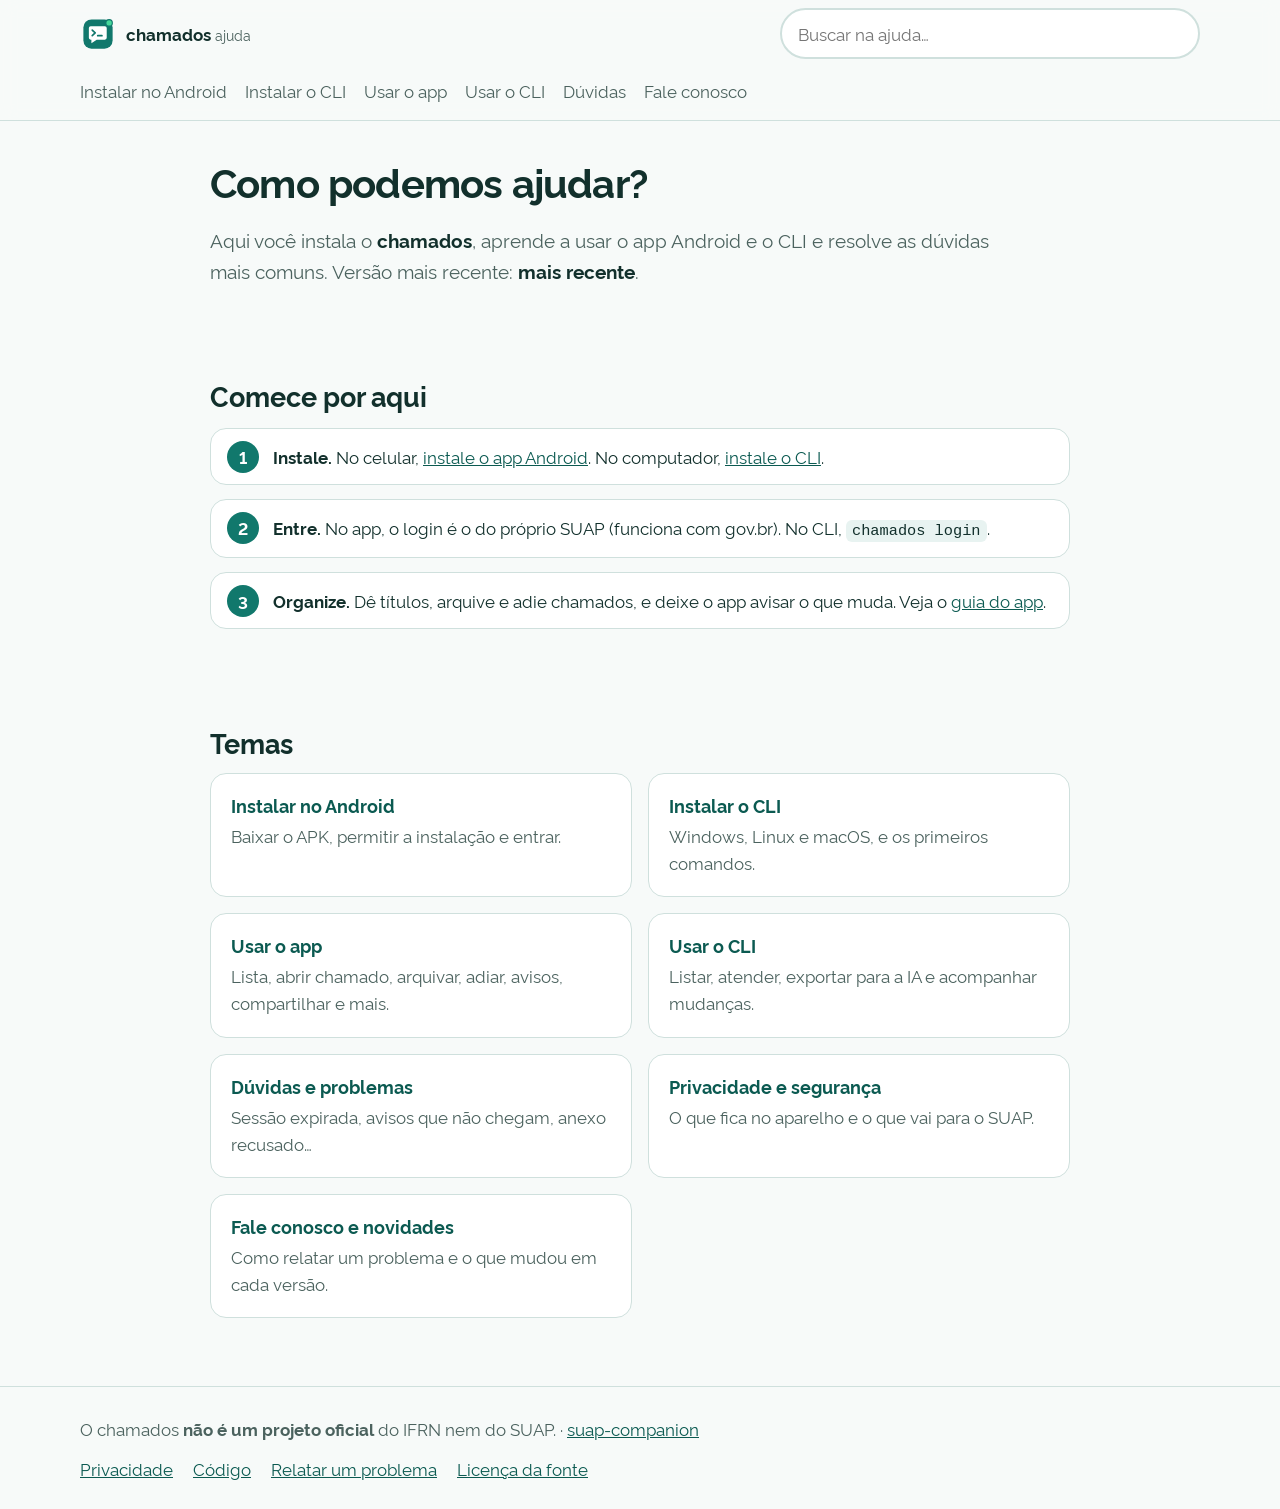
<file: site/index.html>
<!doctype html>
<html lang="pt-BR">
<head>
  <meta charset="utf-8">
  <meta name="viewport" content="width=device-width, initial-scale=1">
  <title>Central de ajuda · chamados</title>
  <meta name="description" content="Instale e use o chamados (app Android e CLI) para a Central de Serviços do SUAP, e tire suas dúvidas.">
  <meta name="theme-color" content="#11786C">
  <link rel="icon" href="assets/img/icone.svg" type="image/svg+xml">
  <link rel="preload" href="assets/fonts/rawline-400.woff2" as="font" type="font/woff2" crossorigin>
  <link rel="stylesheet" href="assets/style.css">
</head>
<body>
  <a class="skip" href="#conteudo">Ir para o conteúdo</a>
  <header class="top">
    <div class="wrap top-in">
      <a class="brand" href="./" aria-label="chamados, central de ajuda">
        <img src="assets/img/icone.svg" alt="" width="36" height="36"><span>chamados <small>ajuda</small></span>
      </a>
      <form class="search" role="search" onsubmit="return false">
        <label class="sr" for="busca">Buscar na ajuda</label>
        <input id="busca" type="search" placeholder="Buscar na ajuda…" autocomplete="off">
        <ul id="resultados" class="results" hidden></ul>
      </form>
    </div>
    <nav class="wrap menu" aria-label="Principal"><a href="instalar-android.html">Instalar no Android</a><a href="instalar-cli.html">Instalar o CLI</a><a href="usar-app.html">Usar o app</a><a href="usar-cli.html">Usar o CLI</a><a href="faq.html">Dúvidas</a><a href="suporte.html">Fale conosco</a></nav>
  </header>
  
  <main id="conteudo" class="wrap doc">

    <section class="hero-help">
      <h1>Como podemos ajudar?</h1>
      <p class="lead">Aqui você instala o <strong>chamados</strong>, aprende a usar o app Android e o CLI e resolve as dúvidas mais comuns. Versão mais recente: <strong data-version>…</strong>.</p>
    </section>

    <section aria-labelledby="comece">
      <h2 id="comece">Comece por aqui</h2>
      <ol class="steps">
        <li><strong>Instale.</strong> No celular, <a href="instalar-android.html">instale o app Android</a>. No computador, <a href="instalar-cli.html">instale o CLI</a>.</li>
        <li><strong>Entre.</strong> No app, o login é o do próprio SUAP (funciona com gov.br). No CLI, <code>chamados login</code>.</li>
        <li><strong>Organize.</strong> Dê títulos, arquive e adie chamados, e deixe o app avisar o que muda. Veja o <a href="usar-app.html">guia do app</a>.</li>
      </ol>
    </section>

    <section aria-labelledby="temas">
      <h2 id="temas">Temas</h2>
      <div class="cards">
        <a class="tile" href="instalar-android.html"><h3>Instalar no Android</h3><p>Baixar o APK, permitir a instalação e entrar.</p></a>
        <a class="tile" href="instalar-cli.html"><h3>Instalar o CLI</h3><p>Windows, Linux e macOS, e os primeiros comandos.</p></a>
        <a class="tile" href="usar-app.html"><h3>Usar o app</h3><p>Lista, abrir chamado, arquivar, adiar, avisos, compartilhar e mais.</p></a>
        <a class="tile" href="usar-cli.html"><h3>Usar o CLI</h3><p>Listar, atender, exportar para a IA e acompanhar mudanças.</p></a>
        <a class="tile" href="faq.html"><h3>Dúvidas e problemas</h3><p>Sessão expirada, avisos que não chegam, anexo recusado…</p></a>
        <a class="tile" href="privacidade.html"><h3>Privacidade e segurança</h3><p>O que fica no aparelho e o que vai para o SUAP.</p></a>
        <a class="tile" href="suporte.html"><h3>Fale conosco e novidades</h3><p>Como relatar um problema e o que mudou em cada versão.</p></a>
      </div>
    </section>

  </main>
  <footer class="foot">
    <div class="wrap foot-in">
      <p>O chamados <strong>não é um projeto oficial</strong> do IFRN nem do SUAP. · <a href="https://suap-companion.github.io/">suap-companion</a></p>
      <nav aria-label="Rodapé">
        <a href="privacidade.html">Privacidade</a>
        <a href="https://github.com/suap-companion/chamados">Código</a>
        <a href="https://github.com/suap-companion/chamados/issues">Relatar um problema</a>
        <a href="assets/fonts/Rawline-OFL.txt">Licença da fonte</a>
      </nav>
    </div>
  </footer>
  <script src="assets/site.js" defer></script>
</body>
</html>
</file>
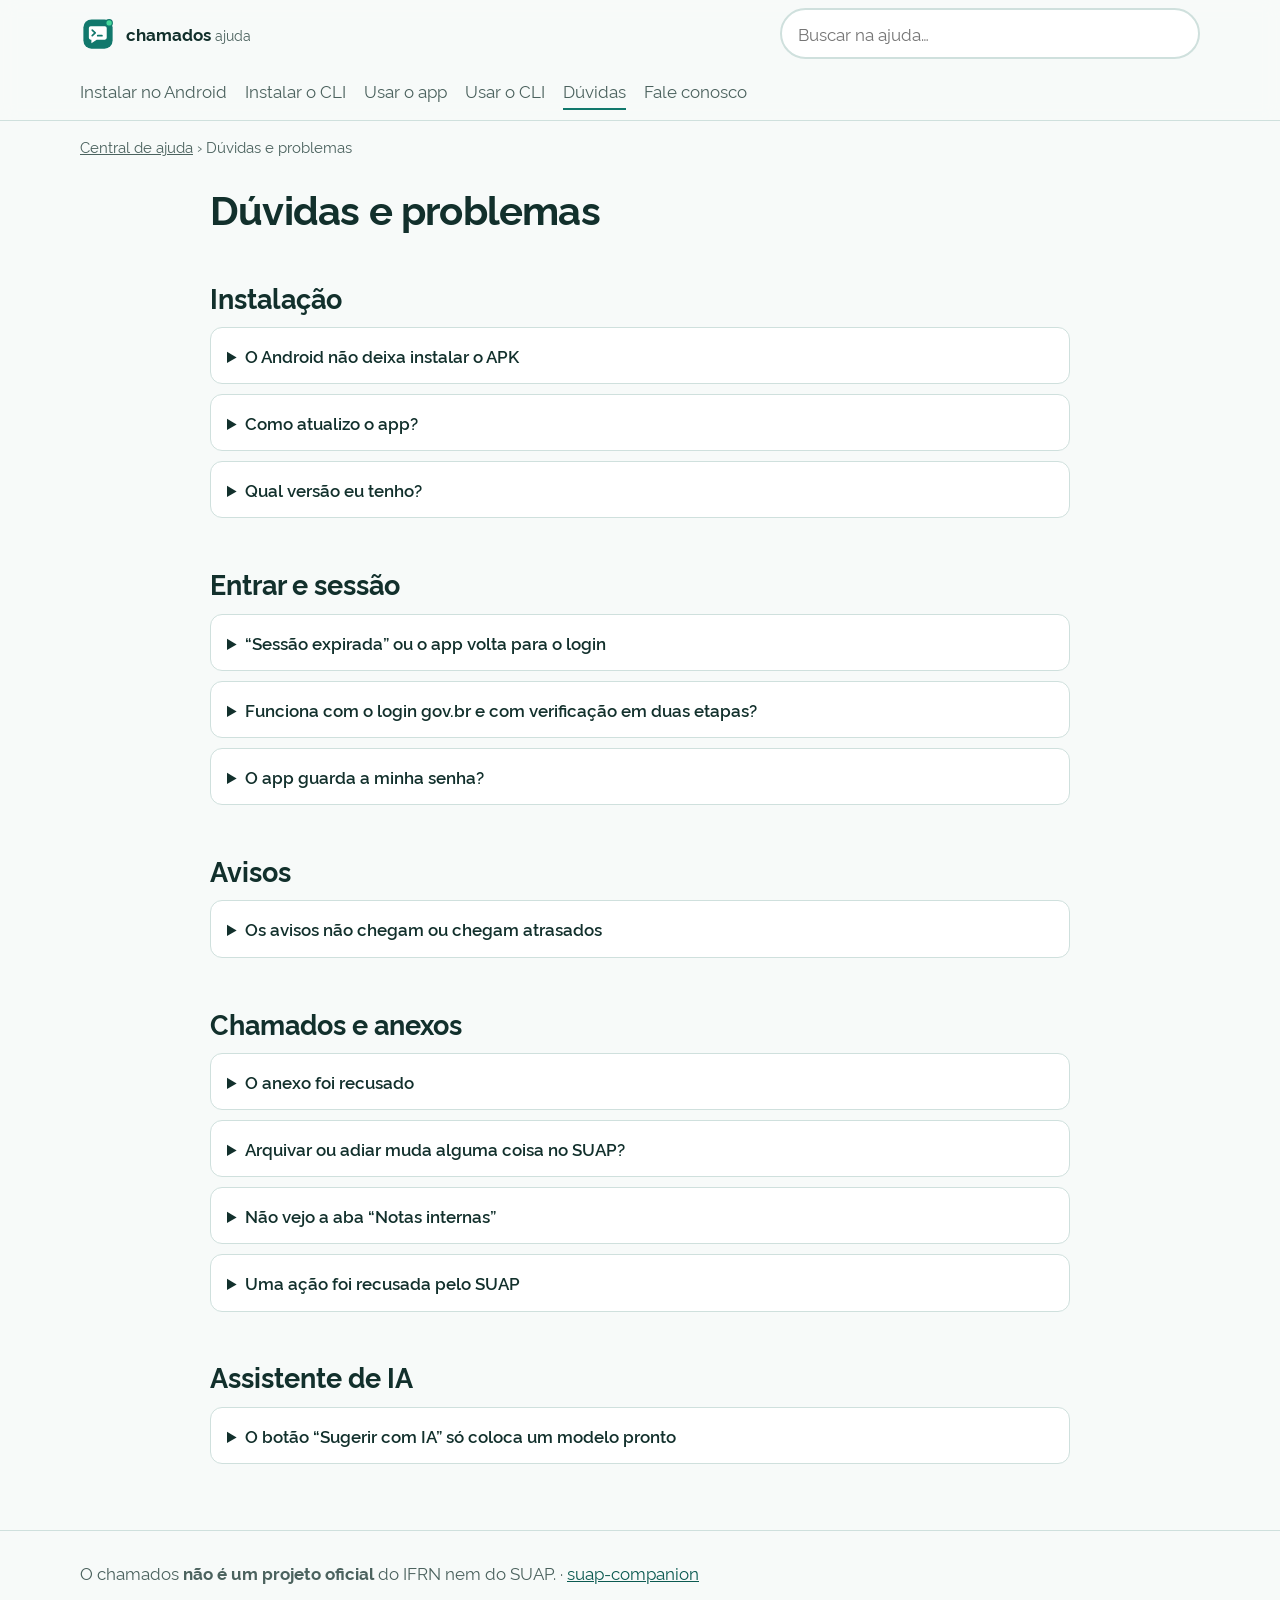
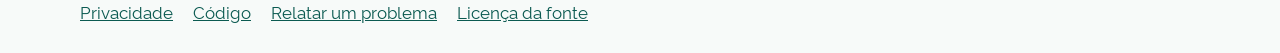
<file: site/faq.html>
<!doctype html>
<html lang="pt-BR">
<head>
  <meta charset="utf-8">
  <meta name="viewport" content="width=device-width, initial-scale=1">
  <title>Dúvidas e problemas · chamados</title>
  <meta name="description" content="Respostas para as dúvidas mais comuns: instalação, sessão expirada, avisos, anexos e dados.">
  <meta name="theme-color" content="#11786C">
  <link rel="icon" href="assets/img/icone.svg" type="image/svg+xml">
  <link rel="preload" href="assets/fonts/rawline-400.woff2" as="font" type="font/woff2" crossorigin>
  <link rel="stylesheet" href="assets/style.css">
</head>
<body>
  <a class="skip" href="#conteudo">Ir para o conteúdo</a>
  <header class="top">
    <div class="wrap top-in">
      <a class="brand" href="./" aria-label="chamados, central de ajuda">
        <img src="assets/img/icone.svg" alt="" width="36" height="36"><span>chamados <small>ajuda</small></span>
      </a>
      <form class="search" role="search" onsubmit="return false">
        <label class="sr" for="busca">Buscar na ajuda</label>
        <input id="busca" type="search" placeholder="Buscar na ajuda…" autocomplete="off">
        <ul id="resultados" class="results" hidden></ul>
      </form>
    </div>
    <nav class="wrap menu" aria-label="Principal"><a href="instalar-android.html">Instalar no Android</a><a href="instalar-cli.html">Instalar o CLI</a><a href="usar-app.html">Usar o app</a><a href="usar-cli.html">Usar o CLI</a><a href="faq.html" aria-current="page">Dúvidas</a><a href="suporte.html">Fale conosco</a></nav>
  </header>
  <nav class="crumbs wrap" aria-label="Você está em"><a href="./">Central de ajuda</a> › <span>Dúvidas e problemas</span></nav>
  <main id="conteudo" class="wrap doc">

    <h1>Dúvidas e problemas</h1>

    <h2>Instalação</h2>
    <details><summary>O Android não deixa instalar o APK</summary>
      <p>Na primeira vez, o Android pede para permitir que o navegador (ou o app Arquivos) instale aplicativos de fontes desconhecidas. Toque em <em>Configurações</em>, ative a permissão e abra o arquivo de novo. Se aparecer “app não instalado”, a versão que já está no aparelho tem outra assinatura: desinstale (isso apaga os dados do app) e instale de novo.</p></details>
    <details><summary>Como atualizo o app?</summary>
      <p>Baixe o APK mais novo na <a href="instalar-android.html">página de instalação</a> e instale por cima. Seus dados continuam.</p></details>
    <details><summary>Qual versão eu tenho?</summary>
      <p>No CLI: <code>chamados --version</code>. No app: Configurações do Android › Apps › chamados.</p></details>

    <h2>Entrar e sessão</h2>
    <details id="sessao"><summary>“Sessão expirada” ou o app volta para o login</summary>
      <p>A sessão do SUAP expira de tempos em tempos. No app, entre de novo pelo login do SUAP. No CLI, rode <code>chamados login</code>. Seus títulos, arquivos e adiamentos não se perdem.</p></details>
    <details><summary>Funciona com o login gov.br e com verificação em duas etapas?</summary>
      <p>No app, sim: o login é a própria página do SUAP. No CLI, o <code>login</code> usa usuário e senha do SUAP.</p></details>
    <details><summary>O app guarda a minha senha?</summary>
      <p>Não. O app nunca vê a senha: só guarda a sessão (cookies) no armazenamento privado do aparelho. Veja <a href="privacidade.html">Privacidade</a>.</p></details>

    <h2>Avisos</h2>
    <details id="avisos"><summary>Os avisos não chegam ou chegam atrasados</summary>
      <ul>
        <li>Confirme a permissão de notificações do app (Android 13 ou mais novo) e que o acompanhamento está ligado em <em>Configurações › Acompanhamento</em>.</li>
        <li>O Android só deixa o app conferir de tempos em tempos (no mínimo a cada 15 minutos) e a economia de bateria pode atrasar. Em <em>Configurações do Android › Apps › chamados › Bateria</em>, escolha “Sem restrições”.</li>
        <li>Se a sessão expirou, o app avisa “sessão expirada”: entre de novo.</li>
        <li>Não há aviso instantâneo (push): ele depende do intervalo escolhido.</li>
      </ul></details>

    <h2>Chamados e anexos</h2>
    <details><summary>O anexo foi recusado</summary>
      <p>O SUAP só aceita <code>xlsx</code>, <code>xls</code>, <code>csv</code>, <code>docx</code>, <code>doc</code>, <code>pdf</code>, <code>jpg</code>, <code>jpeg</code> e <code>png</code>, e até 3 anexos ao abrir um chamado. O app e o CLI avisam antes de enviar. Para outros tipos, compacte ou converta o arquivo para um dos aceitos.</p></details>
    <details><summary>Arquivar ou adiar muda alguma coisa no SUAP?</summary>
      <p>Não. Título, arquivar e adiar são só seus: ficam no aparelho (e na sincronização cifrada, se você a usar). O SUAP não sabe deles.</p></details>
    <details><summary>Não vejo a aba “Notas internas”</summary>
      <p>As notas internas são visíveis só para a equipe de atendimento. Se você não é da equipe, o SUAP não as envia e a aba não aparece.</p></details>
    <details><summary>Uma ação foi recusada pelo SUAP</summary>
      <p>O SUAP decide pelas suas permissões e pela situação do chamado. O app mostra o motivo que o SUAP deu; o chamado não muda quando uma ação é recusada.</p></details>

    <h2>Assistente de IA</h2>
    <details id="ia"><summary>O botão “Sugerir com IA” só coloca um modelo pronto</summary>
      <p>A IA vem do Gemini Nano, pelo app <strong>AICore</strong> do Google, e só funciona em aparelhos compatíveis (e sem bootloader desbloqueado). Sem isso, o app coloca um modelo com <code>[preencher]</code> para você completar. Se o aparelho é compatível, o app oferece <em>Baixar a IA do aparelho</em>; depois do download, toque em <em>Sugerir com IA</em> de novo. Se aparecer um aviso do AICore, atualize o AICore pela Play Store e tente mais tarde: o preparo pode levar de minutos a horas.</p>
    <details id="nuvem"><summary>Como uso a IA na nuvem com a minha chave?</summary>
      <p>Se o seu aparelho não tem IA do sistema, ligue a <strong>IA na nuvem</strong> em <em>Configurações › Assistente de IA</em>: escolha o provedor (Gemini, Claude ou um compatível com a OpenAI), informe a <strong>chave de API da sua conta</strong> (assinaturas de consumo, como a do app do Claude ou do Gemini, não dão chave; ela vem do console do provedor, por exemplo o Google AI Studio), toque em <em>Guardar</em> e em <em>Testar conexão</em>, e ligue o interruptor depois de ler o aviso. A chave fica cifrada só no aparelho e o uso entra na cota e na cobrança da sua conta. O texto do chamado aberto (e os trechos dos documentos de apoio que ajudarem) vai ao provedor que você escolheu; as notas internas só vão nos textos internos. Para desligar, use o interruptor; para esquecer a chave, <em>Apagar a chave</em>.</p>
    </details>
    <details id="documentos"><summary>Meu documento não foi indexado ou não aparece nas sugestões</summary>
      <p>Veja o estado na tela <em>Documentos de apoio</em>: <strong>sem texto</strong> é um PDF digitalizado (só imagens: o app não faz OCR); <strong>protegido por senha</strong> não é lido; <strong>inválido</strong> é arquivo danificado ou de outro tipo; <strong>grande demais</strong> passa de 50 MB ou 500 páginas. Para o documento ser usado, ele precisa estar <em>Pronto</em>, e a IA do aparelho precisa estar disponível. Os trechos só entram quando têm palavras em comum com o chamado ou com o que você escreveu.</p></details>
    <details><summary>A IA inventou uma informação</summary>
      <p>Ela pode errar. Por isso o texto vai para o campo para você revisar, e nada é enviado sem a sua confirmação. Onde falta dado, ela deve escrever <code>[preencher]</code>: troque pelo que for verdade ou apague.</p></details>
    <details><summary>A IA lê as notas internas do chamado?</summary>
      <p>Só quando o texto também é interno (nota interna, escalar e devolver). Em comentário, resolução, fechamento, cancelamento, suspensão, reabertura e título, as notas internas nunca vão para a IA.</p></details>

    <h2>Dados</h2>
    <details><summary>Troquei de celular e perdi meus títulos</summary>
      <p>Títulos, arquivos e adiamentos ficam só no aparelho. Para levá-los a outro aparelho (ou ao computador), use a <a href="usar-app.html#sincronizar">sincronização cifrada</a> antes de trocar.</p></details>
    <details><summary>O chamados é oficial?</summary>
      <p>Não. É um projeto pessoal, sem apoio do IFRN nem do SUAP. Ele usa a sua conta, do mesmo jeito que o navegador, e só faz o que você pede.</p></details>

    <p>Não achou? <a href="suporte.html">Fale conosco</a>.</p>

  </main>
  <footer class="foot">
    <div class="wrap foot-in">
      <p>O chamados <strong>não é um projeto oficial</strong> do IFRN nem do SUAP. · <a href="https://suap-companion.github.io/">suap-companion</a></p>
      <nav aria-label="Rodapé">
        <a href="privacidade.html">Privacidade</a>
        <a href="https://github.com/suap-companion/chamados">Código</a>
        <a href="https://github.com/suap-companion/chamados/issues">Relatar um problema</a>
        <a href="assets/fonts/Rawline-OFL.txt">Licença da fonte</a>
      </nav>
    </div>
  </footer>
  <script src="assets/site.js" defer></script>
</body>
</html>
</file>
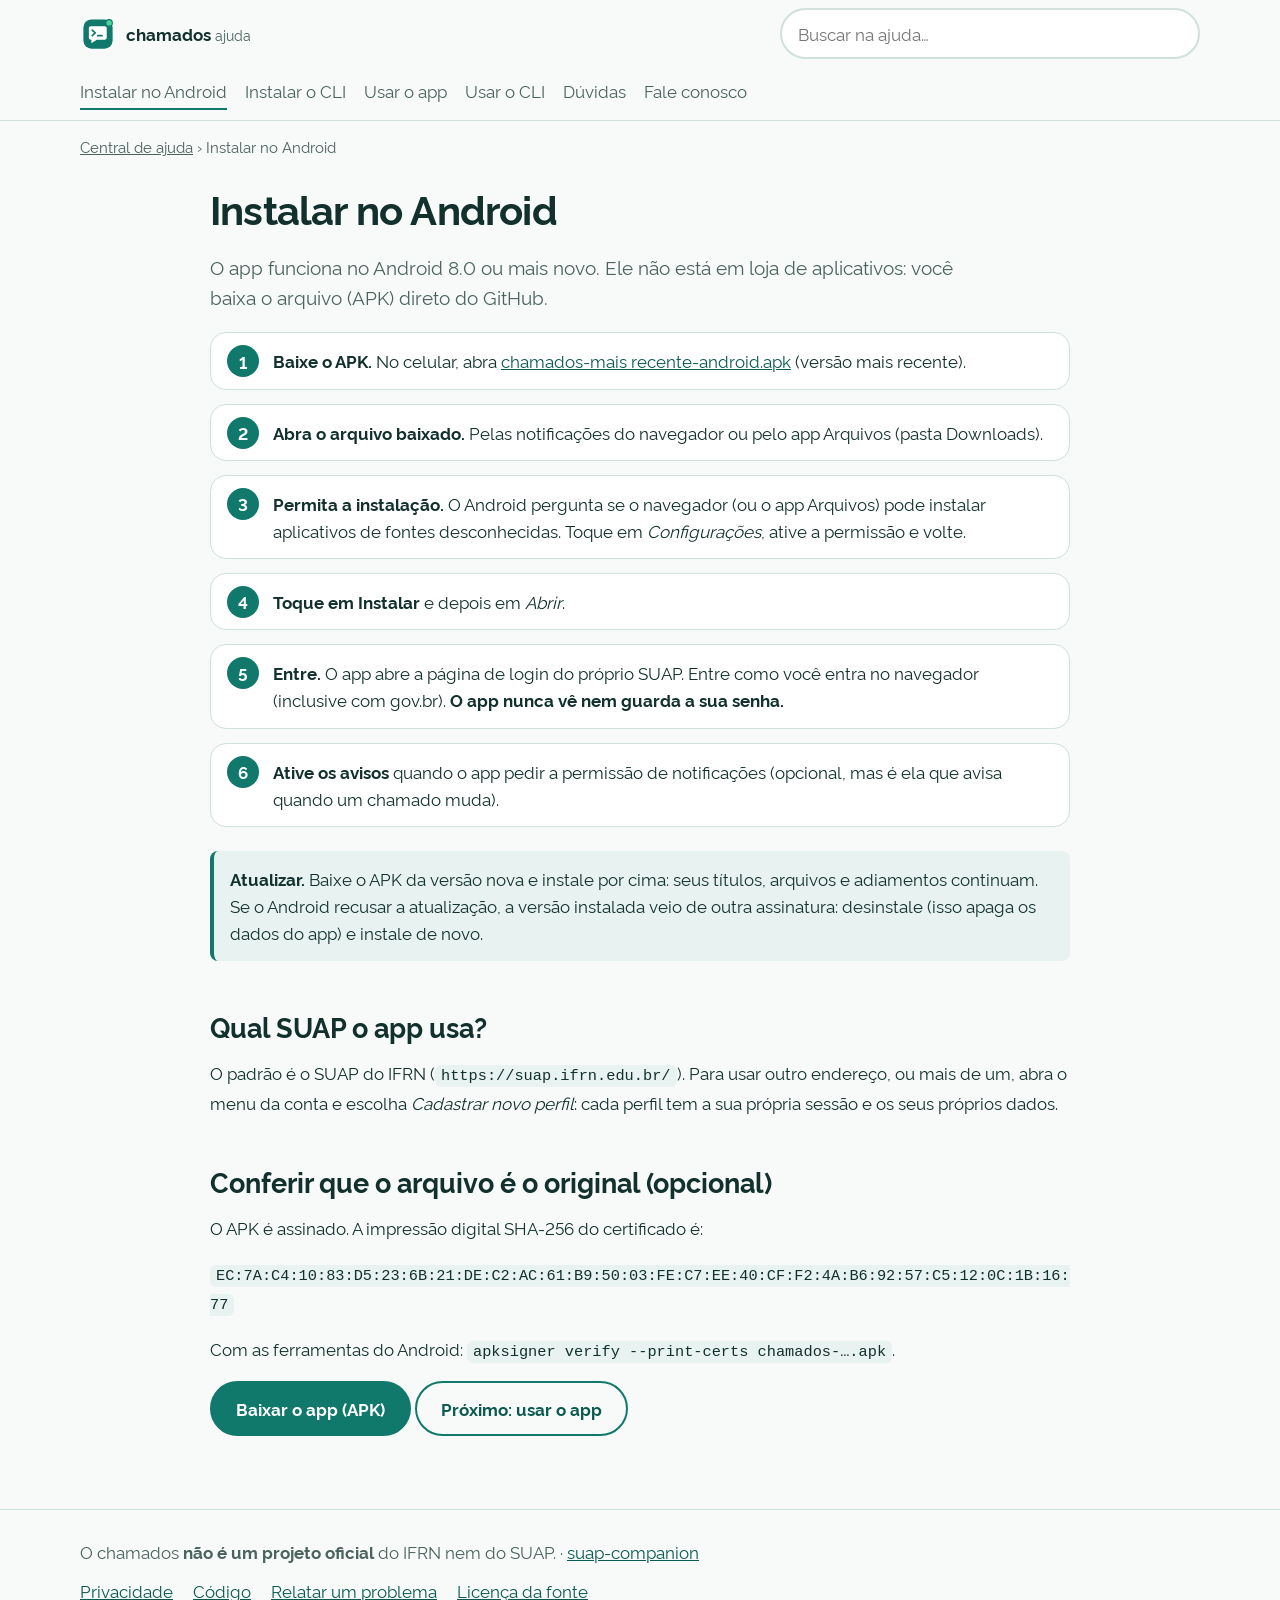
<file: site/instalar-android.html>
<!doctype html>
<html lang="pt-BR">
<head>
  <meta charset="utf-8">
  <meta name="viewport" content="width=device-width, initial-scale=1">
  <title>Instalar no Android · chamados</title>
  <meta name="description" content="Baixe o app chamados para Android, permita a instalação e entre com a sua conta do SUAP.">
  <meta name="theme-color" content="#11786C">
  <link rel="icon" href="assets/img/icone.svg" type="image/svg+xml">
  <link rel="preload" href="assets/fonts/rawline-400.woff2" as="font" type="font/woff2" crossorigin>
  <link rel="stylesheet" href="assets/style.css">
</head>
<body>
  <a class="skip" href="#conteudo">Ir para o conteúdo</a>
  <header class="top">
    <div class="wrap top-in">
      <a class="brand" href="./" aria-label="chamados, central de ajuda">
        <img src="assets/img/icone.svg" alt="" width="36" height="36"><span>chamados <small>ajuda</small></span>
      </a>
      <form class="search" role="search" onsubmit="return false">
        <label class="sr" for="busca">Buscar na ajuda</label>
        <input id="busca" type="search" placeholder="Buscar na ajuda…" autocomplete="off">
        <ul id="resultados" class="results" hidden></ul>
      </form>
    </div>
    <nav class="wrap menu" aria-label="Principal"><a href="instalar-android.html" aria-current="page">Instalar no Android</a><a href="instalar-cli.html">Instalar o CLI</a><a href="usar-app.html">Usar o app</a><a href="usar-cli.html">Usar o CLI</a><a href="faq.html">Dúvidas</a><a href="suporte.html">Fale conosco</a></nav>
  </header>
  <nav class="crumbs wrap" aria-label="Você está em"><a href="./">Central de ajuda</a> › <span>Instalar no Android</span></nav>
  <main id="conteudo" class="wrap doc">

    <h1>Instalar no Android</h1>
    <p class="lead">O app funciona no Android 8.0 ou mais novo. Ele não está em loja de aplicativos: você baixa o arquivo (APK) direto do GitHub.</p>

    <ol class="steps">
      <li><strong>Baixe o APK.</strong> No celular, abra <a data-asset="android" href="https://github.com/suap-companion/chamados/releases/latest">chamados-<span data-version>…</span>-android.apk</a> (versão mais recente).</li>
      <li><strong>Abra o arquivo baixado.</strong> Pelas notificações do navegador ou pelo app Arquivos (pasta Downloads).</li>
      <li><strong>Permita a instalação.</strong> O Android pergunta se o navegador (ou o app Arquivos) pode instalar aplicativos de fontes desconhecidas. Toque em <em>Configurações</em>, ative a permissão e volte.</li>
      <li><strong>Toque em Instalar</strong> e depois em <em>Abrir</em>.</li>
      <li><strong>Entre.</strong> O app abre a página de login do próprio SUAP. Entre como você entra no navegador (inclusive com gov.br). <strong>O app nunca vê nem guarda a sua senha.</strong></li>
      <li><strong>Ative os avisos</strong> quando o app pedir a permissão de notificações (opcional, mas é ela que avisa quando um chamado muda).</li>
    </ol>

    <div class="callout">
      <strong>Atualizar.</strong> Baixe o APK da versão nova e instale por cima: seus títulos, arquivos e adiamentos continuam. Se o Android recusar a atualização, a versão instalada veio de outra assinatura: desinstale (isso apaga os dados do app) e instale de novo.
    </div>

    <h2>Qual SUAP o app usa?</h2>
    <p>O padrão é o SUAP do IFRN (<code>https://suap.ifrn.edu.br/</code>). Para usar outro endereço, ou mais de um, abra o menu da conta e escolha <em>Cadastrar novo perfil</em>: cada perfil tem a sua própria sessão e os seus próprios dados.</p>

    <h2>Conferir que o arquivo é o original (opcional)</h2>
    <p>O APK é assinado. A impressão digital SHA-256 do certificado é:</p>
    <p><code class="wrapcode">EC:7A:C4:10:83:D5:23:6B:21:DE:C2:AC:61:B9:50:03:FE:C7:EE:40:CF:F2:4A:B6:92:57:C5:12:0C:1B:16:77</code></p>
    <p>Com as ferramentas do Android: <code>apksigner verify --print-certs chamados-….apk</code>.</p>

    <p><a class="btn" data-asset="android" href="https://github.com/suap-companion/chamados/releases/latest">Baixar o app (APK)</a> <a class="btn ghost" href="usar-app.html">Próximo: usar o app</a></p>

  </main>
  <footer class="foot">
    <div class="wrap foot-in">
      <p>O chamados <strong>não é um projeto oficial</strong> do IFRN nem do SUAP. · <a href="https://suap-companion.github.io/">suap-companion</a></p>
      <nav aria-label="Rodapé">
        <a href="privacidade.html">Privacidade</a>
        <a href="https://github.com/suap-companion/chamados">Código</a>
        <a href="https://github.com/suap-companion/chamados/issues">Relatar um problema</a>
        <a href="assets/fonts/Rawline-OFL.txt">Licença da fonte</a>
      </nav>
    </div>
  </footer>
  <script src="assets/site.js" defer></script>
</body>
</html>
</file>
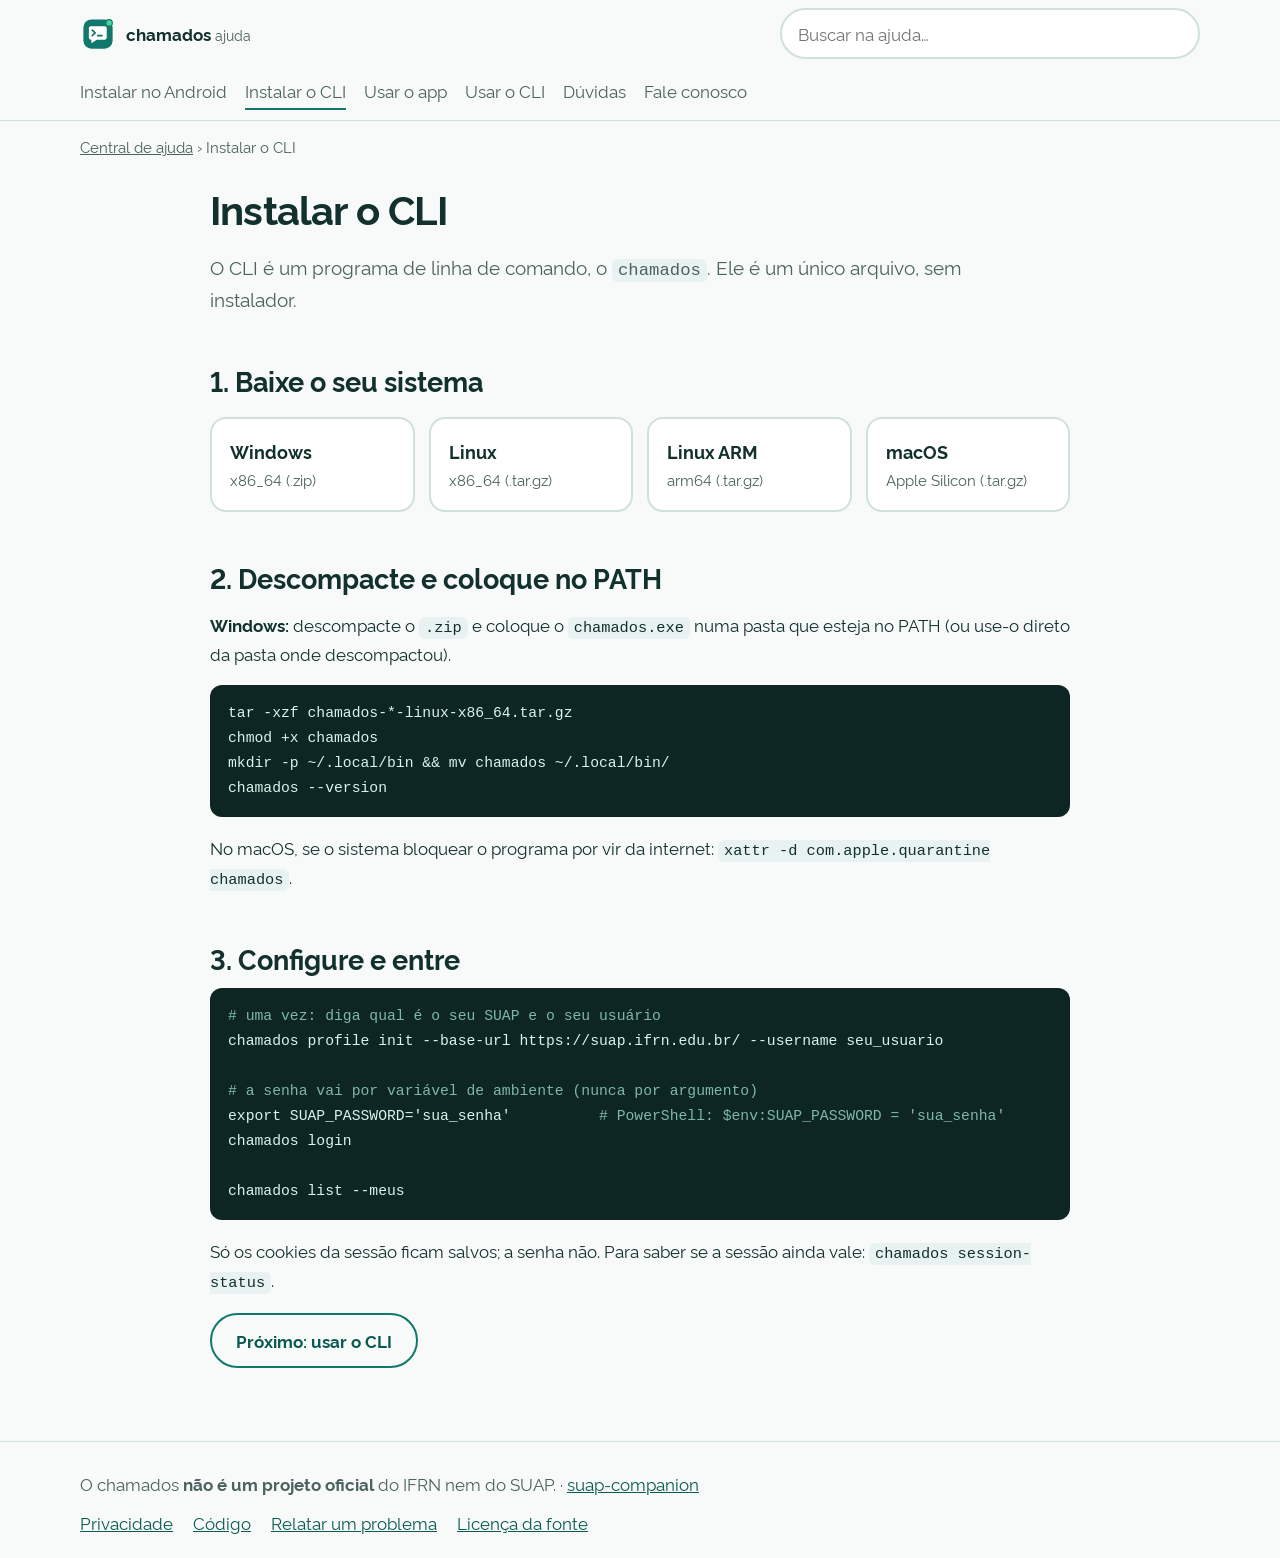
<file: site/instalar-cli.html>
<!doctype html>
<html lang="pt-BR">
<head>
  <meta charset="utf-8">
  <meta name="viewport" content="width=device-width, initial-scale=1">
  <title>Instalar o CLI · chamados</title>
  <meta name="description" content="Baixe o chamados para Windows, Linux ou macOS e faça o primeiro login.">
  <meta name="theme-color" content="#11786C">
  <link rel="icon" href="assets/img/icone.svg" type="image/svg+xml">
  <link rel="preload" href="assets/fonts/rawline-400.woff2" as="font" type="font/woff2" crossorigin>
  <link rel="stylesheet" href="assets/style.css">
</head>
<body>
  <a class="skip" href="#conteudo">Ir para o conteúdo</a>
  <header class="top">
    <div class="wrap top-in">
      <a class="brand" href="./" aria-label="chamados, central de ajuda">
        <img src="assets/img/icone.svg" alt="" width="36" height="36"><span>chamados <small>ajuda</small></span>
      </a>
      <form class="search" role="search" onsubmit="return false">
        <label class="sr" for="busca">Buscar na ajuda</label>
        <input id="busca" type="search" placeholder="Buscar na ajuda…" autocomplete="off">
        <ul id="resultados" class="results" hidden></ul>
      </form>
    </div>
    <nav class="wrap menu" aria-label="Principal"><a href="instalar-android.html">Instalar no Android</a><a href="instalar-cli.html" aria-current="page">Instalar o CLI</a><a href="usar-app.html">Usar o app</a><a href="usar-cli.html">Usar o CLI</a><a href="faq.html">Dúvidas</a><a href="suporte.html">Fale conosco</a></nav>
  </header>
  <nav class="crumbs wrap" aria-label="Você está em"><a href="./">Central de ajuda</a> › <span>Instalar o CLI</span></nav>
  <main id="conteudo" class="wrap doc">

    <h1>Instalar o CLI</h1>
    <p class="lead">O CLI é um programa de linha de comando, o <code>chamados</code>. Ele é um único arquivo, sem instalador.</p>

    <h2>1. Baixe o seu sistema</h2>
    <div class="downloads">
      <a class="dl" data-asset="windows" href="https://github.com/suap-companion/chamados/releases/latest"><span class="dl-t">Windows</span><span class="dl-s">x86_64 (.zip)</span></a>
      <a class="dl" data-asset="linux" href="https://github.com/suap-companion/chamados/releases/latest"><span class="dl-t">Linux</span><span class="dl-s">x86_64 (.tar.gz)</span></a>
      <a class="dl" data-asset="linux-arm" href="https://github.com/suap-companion/chamados/releases/latest"><span class="dl-t">Linux ARM</span><span class="dl-s">arm64 (.tar.gz)</span></a>
      <a class="dl" data-asset="macos" href="https://github.com/suap-companion/chamados/releases/latest"><span class="dl-t">macOS</span><span class="dl-s">Apple Silicon (.tar.gz)</span></a>
    </div>

    <h2>2. Descompacte e coloque no PATH</h2>
    <p><strong>Windows:</strong> descompacte o <code>.zip</code> e coloque o <code>chamados.exe</code> numa pasta que esteja no PATH (ou use-o direto da pasta onde descompactou).</p>
<pre class="term">tar -xzf chamados-*-linux-x86_64.tar.gz
chmod +x chamados
mkdir -p ~/.local/bin &amp;&amp; mv chamados ~/.local/bin/
chamados --version</pre>
    <p>No macOS, se o sistema bloquear o programa por vir da internet: <code>xattr -d com.apple.quarantine chamados</code>.</p>

    <h2>3. Configure e entre</h2>
<pre class="term"><span class="c"># uma vez: diga qual é o seu SUAP e o seu usuário</span>
chamados profile init --base-url https://suap.ifrn.edu.br/ --username seu_usuario

<span class="c"># a senha vai por variável de ambiente (nunca por argumento)</span>
export SUAP_PASSWORD='sua_senha'          <span class="c"># PowerShell: $env:SUAP_PASSWORD = 'sua_senha'</span>
chamados login

chamados list --meus</pre>
    <p>Só os cookies da sessão ficam salvos; a senha não. Para saber se a sessão ainda vale: <code>chamados session-status</code>.</p>

    <p><a class="btn ghost" href="usar-cli.html">Próximo: usar o CLI</a></p>

  </main>
  <footer class="foot">
    <div class="wrap foot-in">
      <p>O chamados <strong>não é um projeto oficial</strong> do IFRN nem do SUAP. · <a href="https://suap-companion.github.io/">suap-companion</a></p>
      <nav aria-label="Rodapé">
        <a href="privacidade.html">Privacidade</a>
        <a href="https://github.com/suap-companion/chamados">Código</a>
        <a href="https://github.com/suap-companion/chamados/issues">Relatar um problema</a>
        <a href="assets/fonts/Rawline-OFL.txt">Licença da fonte</a>
      </nav>
    </div>
  </footer>
  <script src="assets/site.js" defer></script>
</body>
</html>
</file>
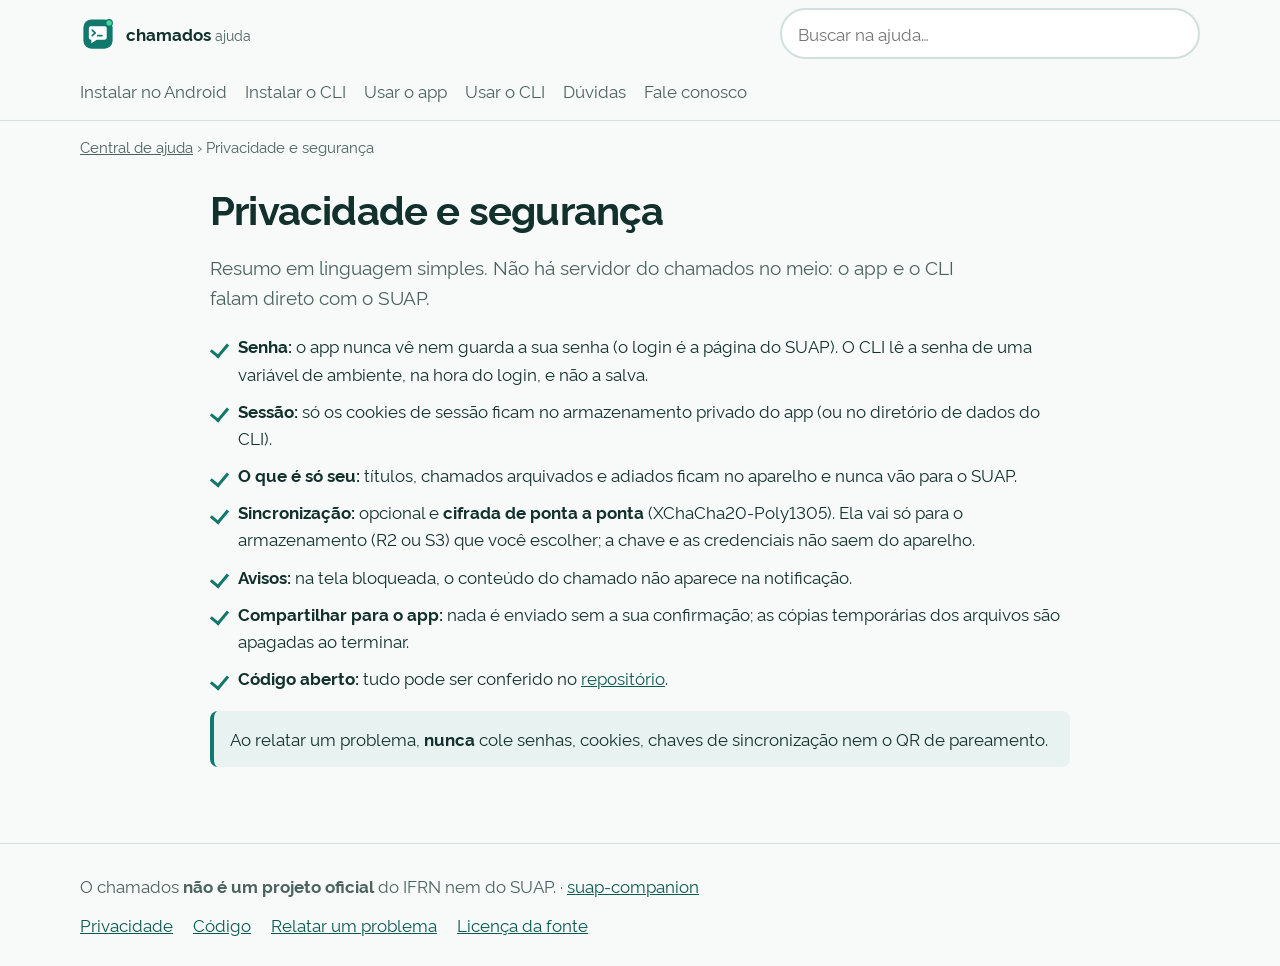
<file: site/privacidade.html>
<!doctype html>
<html lang="pt-BR">
<head>
  <meta charset="utf-8">
  <meta name="viewport" content="width=device-width, initial-scale=1">
  <title>Privacidade e segurança · chamados</title>
  <meta name="description" content="O que o chamados guarda no aparelho, o que envia ao SUAP e como a sincronização é cifrada.">
  <meta name="theme-color" content="#11786C">
  <link rel="icon" href="assets/img/icone.svg" type="image/svg+xml">
  <link rel="preload" href="assets/fonts/rawline-400.woff2" as="font" type="font/woff2" crossorigin>
  <link rel="stylesheet" href="assets/style.css">
</head>
<body>
  <a class="skip" href="#conteudo">Ir para o conteúdo</a>
  <header class="top">
    <div class="wrap top-in">
      <a class="brand" href="./" aria-label="chamados, central de ajuda">
        <img src="assets/img/icone.svg" alt="" width="36" height="36"><span>chamados <small>ajuda</small></span>
      </a>
      <form class="search" role="search" onsubmit="return false">
        <label class="sr" for="busca">Buscar na ajuda</label>
        <input id="busca" type="search" placeholder="Buscar na ajuda…" autocomplete="off">
        <ul id="resultados" class="results" hidden></ul>
      </form>
    </div>
    <nav class="wrap menu" aria-label="Principal"><a href="instalar-android.html">Instalar no Android</a><a href="instalar-cli.html">Instalar o CLI</a><a href="usar-app.html">Usar o app</a><a href="usar-cli.html">Usar o CLI</a><a href="faq.html">Dúvidas</a><a href="suporte.html">Fale conosco</a></nav>
  </header>
  <nav class="crumbs wrap" aria-label="Você está em"><a href="./">Central de ajuda</a> › <span>Privacidade e segurança</span></nav>
  <main id="conteudo" class="wrap doc">

    <h1>Privacidade e segurança</h1>
    <p class="lead">Resumo em linguagem simples. Não há servidor do chamados no meio: o app e o CLI falam direto com o SUAP.</p>
    <ul class="ticks">
      <li><strong>Senha:</strong> o app nunca vê nem guarda a sua senha (o login é a página do SUAP). O CLI lê a senha de uma variável de ambiente, na hora do login, e não a salva.</li>
      <li><strong>Sessão:</strong> só os cookies de sessão ficam no armazenamento privado do app (ou no diretório de dados do CLI).</li>
      <li><strong>O que é só seu:</strong> títulos, chamados arquivados e adiados ficam no aparelho e nunca vão para o SUAP.</li>
      <li><strong>Sincronização:</strong> opcional e <strong>cifrada de ponta a ponta</strong> (XChaCha20-Poly1305). Ela vai só para o armazenamento (R2 ou S3) que você escolher; a chave e as credenciais não saem do aparelho.</li>
      <li><strong>Avisos:</strong> na tela bloqueada, o conteúdo do chamado não aparece na notificação.</li>
      <li><strong>Compartilhar para o app:</strong> nada é enviado sem a sua confirmação; as cópias temporárias dos arquivos são apagadas ao terminar.</li>
      <li><strong>Código aberto:</strong> tudo pode ser conferido no <a href="https://github.com/suap-companion/chamados">repositório</a>.</li>
    </ul>
    <p class="callout">Ao relatar um problema, <strong>nunca</strong> cole senhas, cookies, chaves de sincronização nem o QR de pareamento.</p>

  </main>
  <footer class="foot">
    <div class="wrap foot-in">
      <p>O chamados <strong>não é um projeto oficial</strong> do IFRN nem do SUAP. · <a href="https://suap-companion.github.io/">suap-companion</a></p>
      <nav aria-label="Rodapé">
        <a href="privacidade.html">Privacidade</a>
        <a href="https://github.com/suap-companion/chamados">Código</a>
        <a href="https://github.com/suap-companion/chamados/issues">Relatar um problema</a>
        <a href="assets/fonts/Rawline-OFL.txt">Licença da fonte</a>
      </nav>
    </div>
  </footer>
  <script src="assets/site.js" defer></script>
</body>
</html>
</file>
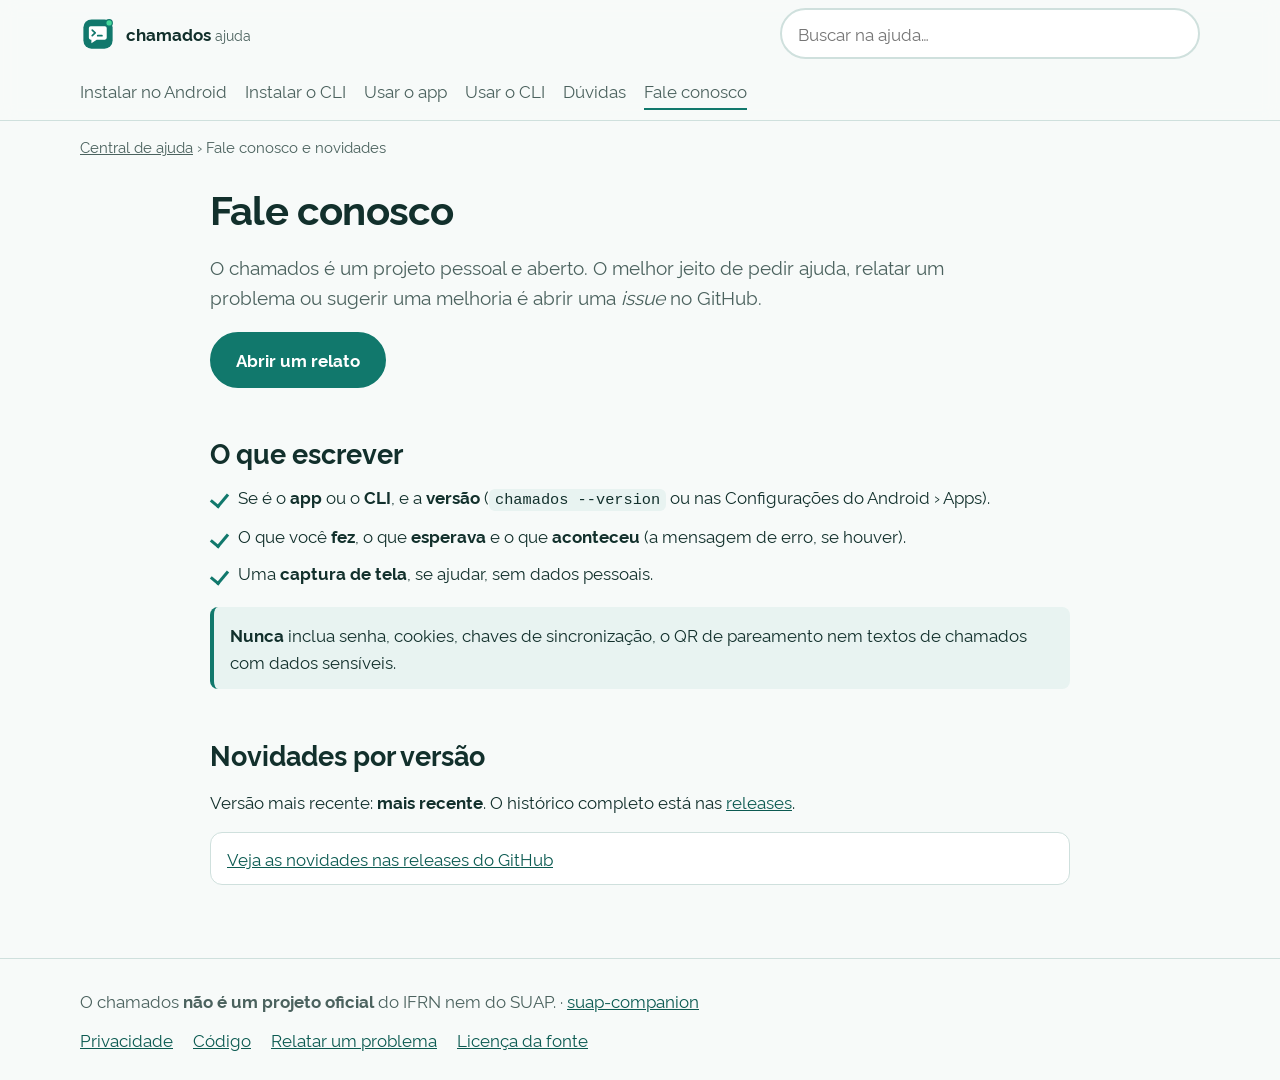
<file: site/suporte.html>
<!doctype html>
<html lang="pt-BR">
<head>
  <meta charset="utf-8">
  <meta name="viewport" content="width=device-width, initial-scale=1">
  <title>Fale conosco e novidades · chamados</title>
  <meta name="description" content="Como relatar um problema ou sugerir uma melhoria, e o que mudou em cada versão do chamados.">
  <meta name="theme-color" content="#11786C">
  <link rel="icon" href="assets/img/icone.svg" type="image/svg+xml">
  <link rel="preload" href="assets/fonts/rawline-400.woff2" as="font" type="font/woff2" crossorigin>
  <link rel="stylesheet" href="assets/style.css">
</head>
<body>
  <a class="skip" href="#conteudo">Ir para o conteúdo</a>
  <header class="top">
    <div class="wrap top-in">
      <a class="brand" href="./" aria-label="chamados, central de ajuda">
        <img src="assets/img/icone.svg" alt="" width="36" height="36"><span>chamados <small>ajuda</small></span>
      </a>
      <form class="search" role="search" onsubmit="return false">
        <label class="sr" for="busca">Buscar na ajuda</label>
        <input id="busca" type="search" placeholder="Buscar na ajuda…" autocomplete="off">
        <ul id="resultados" class="results" hidden></ul>
      </form>
    </div>
    <nav class="wrap menu" aria-label="Principal"><a href="instalar-android.html">Instalar no Android</a><a href="instalar-cli.html">Instalar o CLI</a><a href="usar-app.html">Usar o app</a><a href="usar-cli.html">Usar o CLI</a><a href="faq.html">Dúvidas</a><a href="suporte.html" aria-current="page">Fale conosco</a></nav>
  </header>
  <nav class="crumbs wrap" aria-label="Você está em"><a href="./">Central de ajuda</a> › <span>Fale conosco e novidades</span></nav>
  <main id="conteudo" class="wrap doc">

    <h1>Fale conosco</h1>
    <p class="lead">O chamados é um projeto pessoal e aberto. O melhor jeito de pedir ajuda, relatar um problema ou sugerir uma melhoria é abrir uma <em>issue</em> no GitHub.</p>
    <p><a class="btn" href="https://github.com/suap-companion/chamados/issues/new">Abrir um relato</a></p>

    <h2>O que escrever</h2>
    <ul class="ticks">
      <li>Se é o <strong>app</strong> ou o <strong>CLI</strong>, e a <strong>versão</strong> (<code>chamados --version</code> ou nas Configurações do Android › Apps).</li>
      <li>O que você <strong>fez</strong>, o que <strong>esperava</strong> e o que <strong>aconteceu</strong> (a mensagem de erro, se houver).</li>
      <li>Uma <strong>captura de tela</strong>, se ajudar, sem dados pessoais.</li>
    </ul>
    <p class="callout"><strong>Nunca</strong> inclua senha, cookies, chaves de sincronização, o QR de pareamento nem textos de chamados com dados sensíveis.</p>

    <h2 id="novidades">Novidades por versão</h2>
    <p>Versão mais recente: <strong data-version>…</strong>. O histórico completo está nas <a href="https://github.com/suap-companion/chamados/releases">releases</a>.</p>
    <ul id="releases" class="releases"><li>Carregando as novidades…</li></ul>

  </main>
  <footer class="foot">
    <div class="wrap foot-in">
      <p>O chamados <strong>não é um projeto oficial</strong> do IFRN nem do SUAP. · <a href="https://suap-companion.github.io/">suap-companion</a></p>
      <nav aria-label="Rodapé">
        <a href="privacidade.html">Privacidade</a>
        <a href="https://github.com/suap-companion/chamados">Código</a>
        <a href="https://github.com/suap-companion/chamados/issues">Relatar um problema</a>
        <a href="assets/fonts/Rawline-OFL.txt">Licença da fonte</a>
      </nav>
    </div>
  </footer>
  <script src="assets/site.js" defer></script>
</body>
</html>
</file>
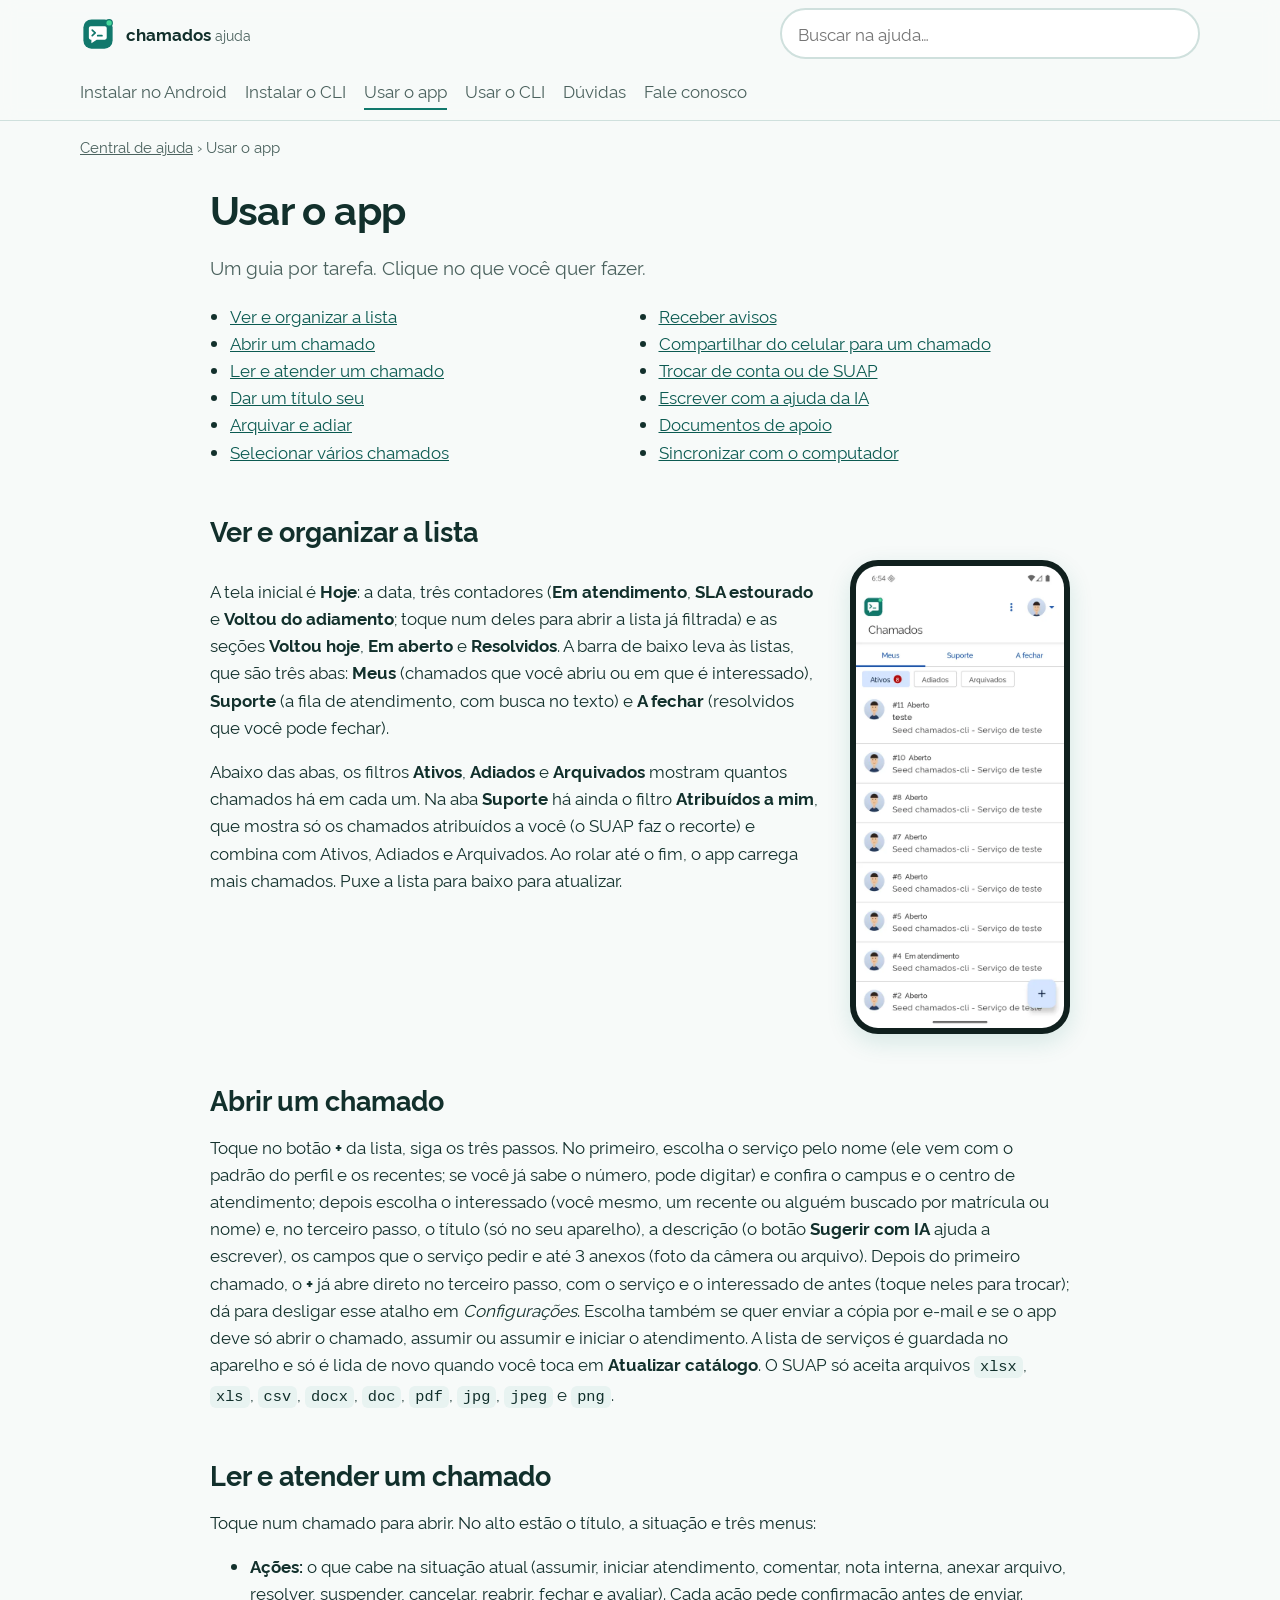
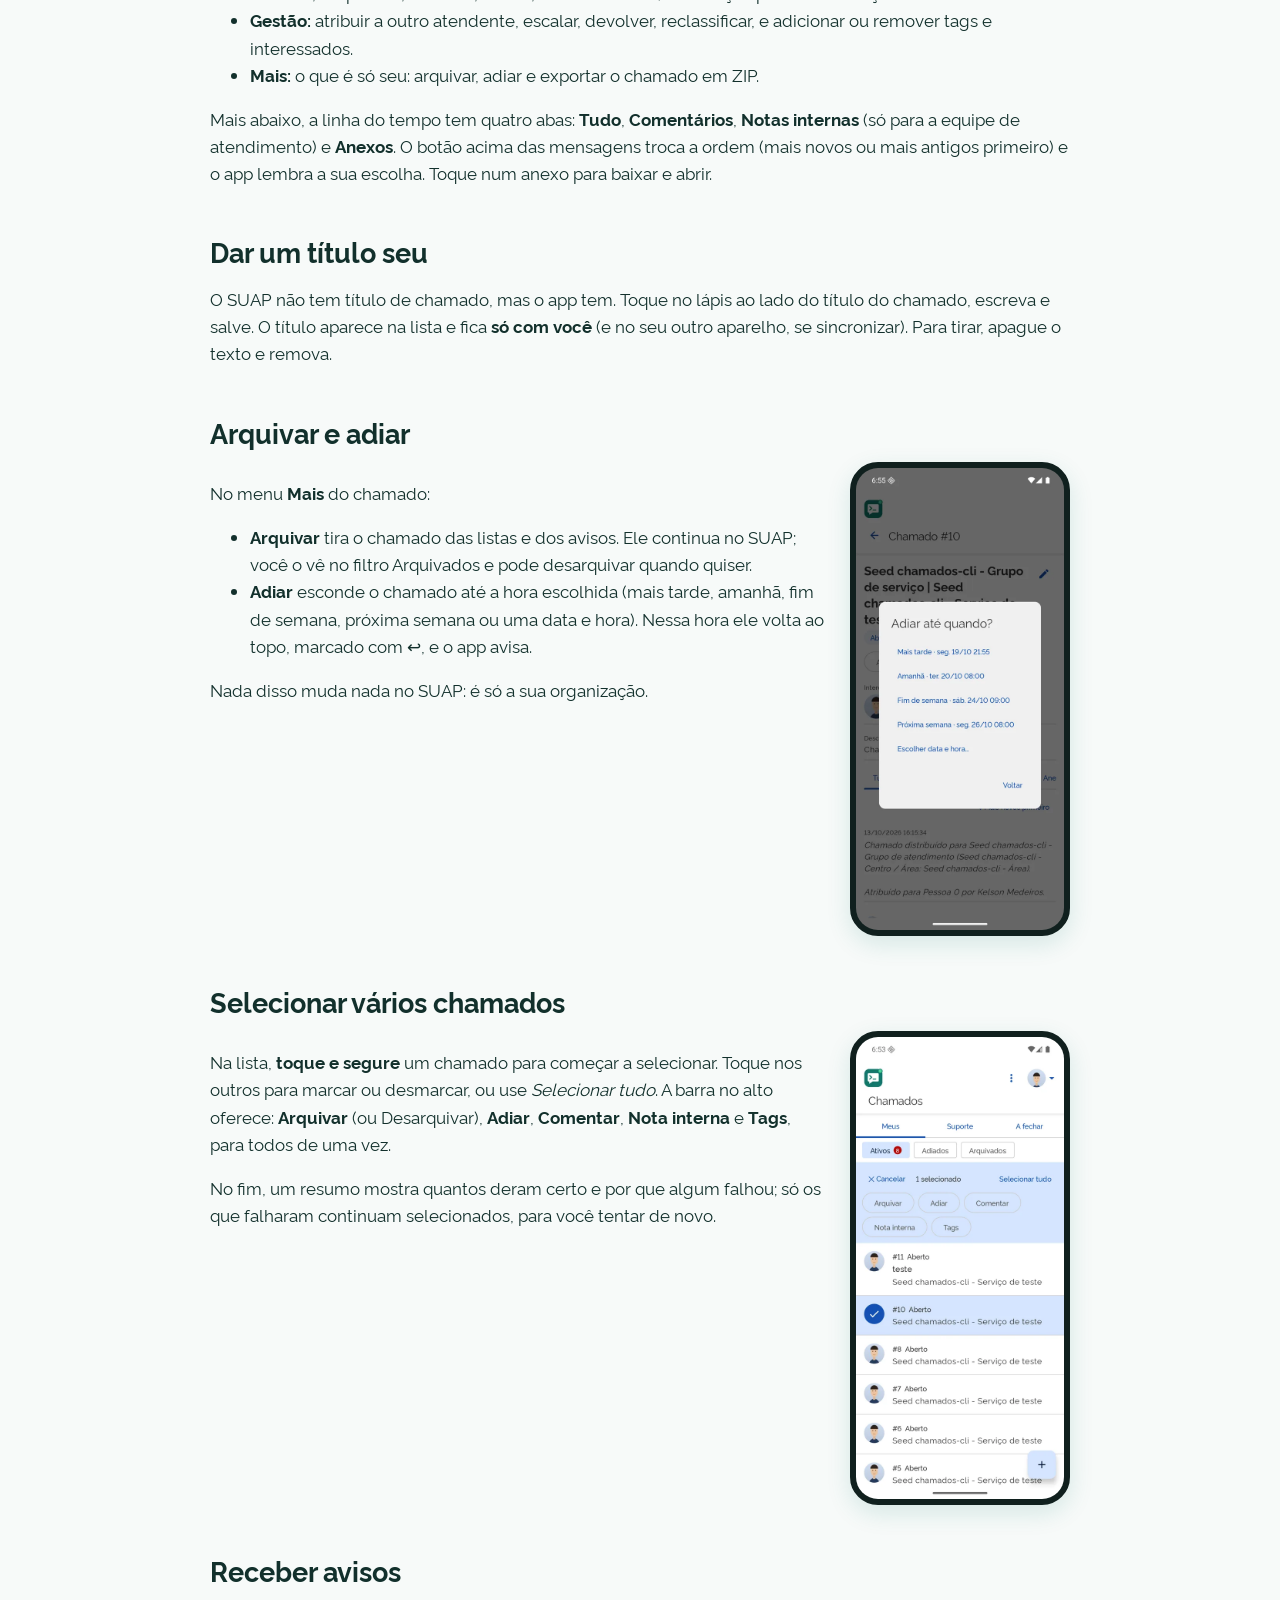
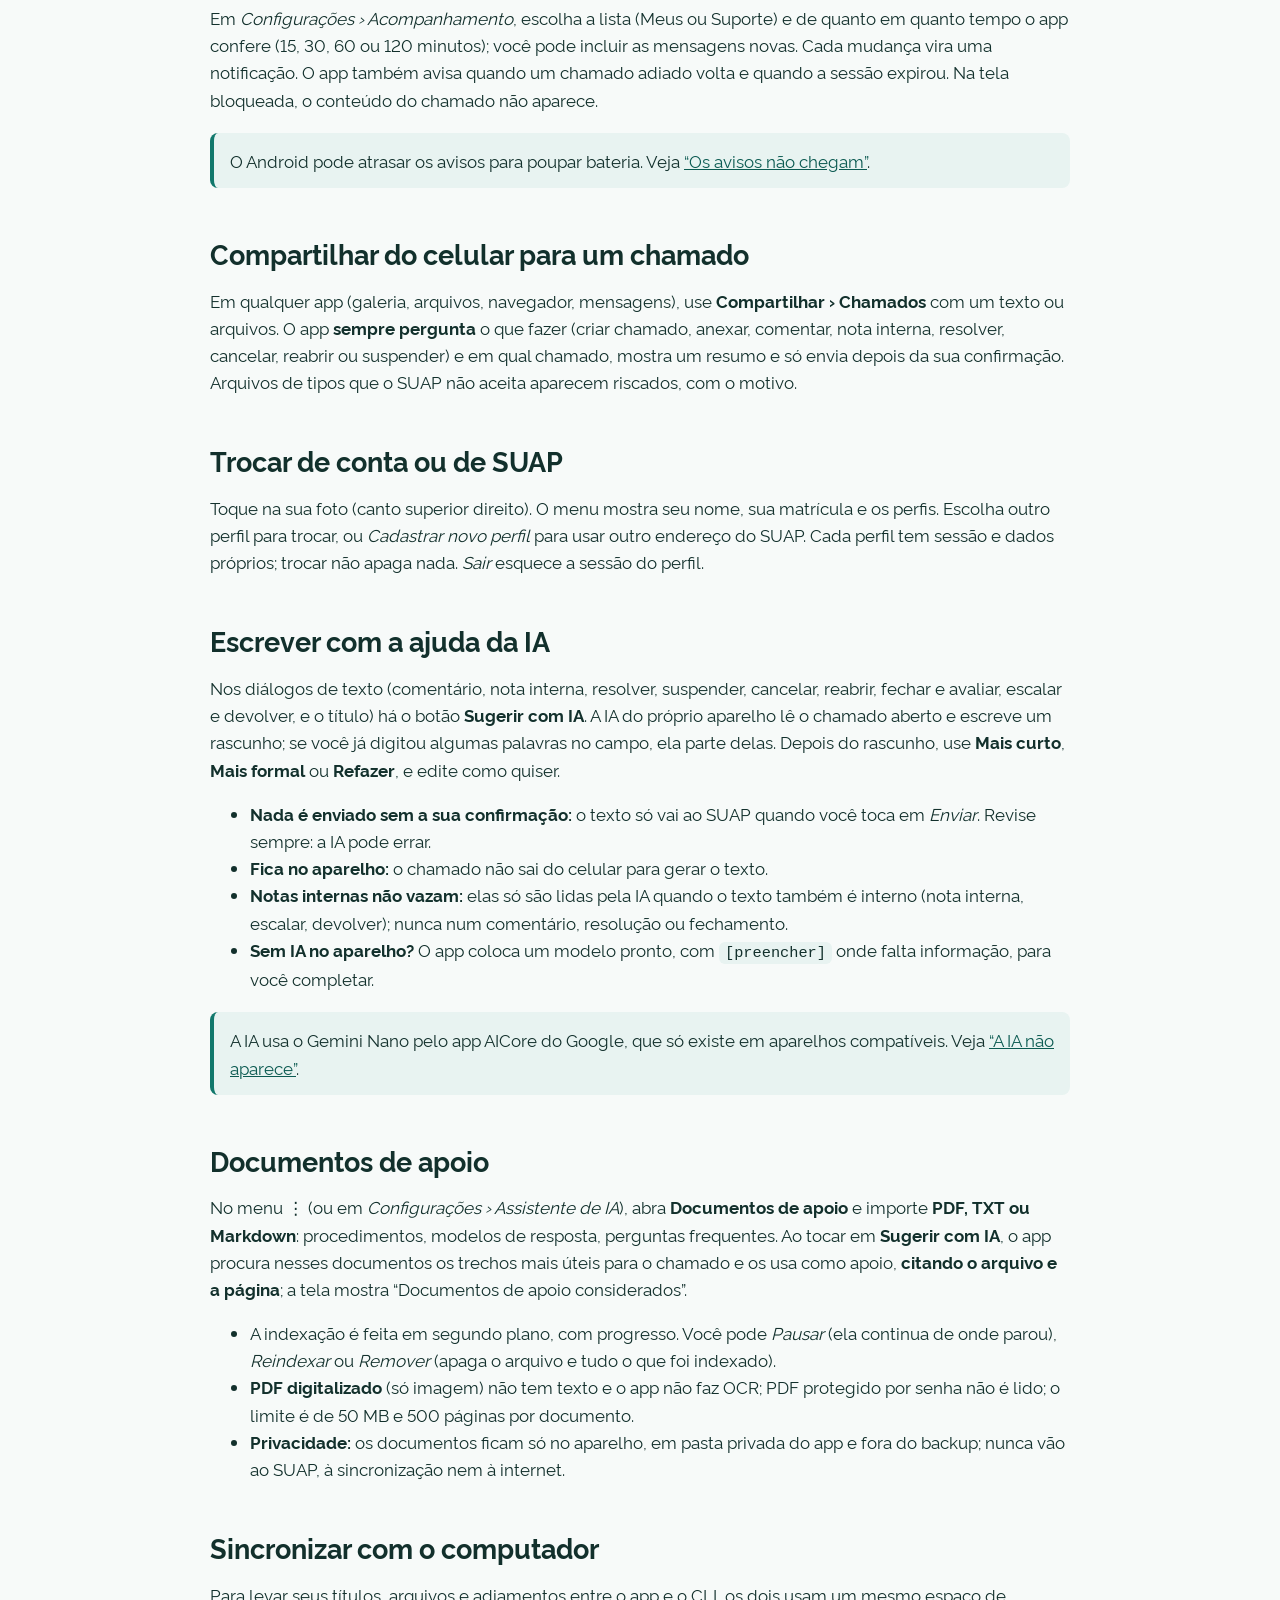
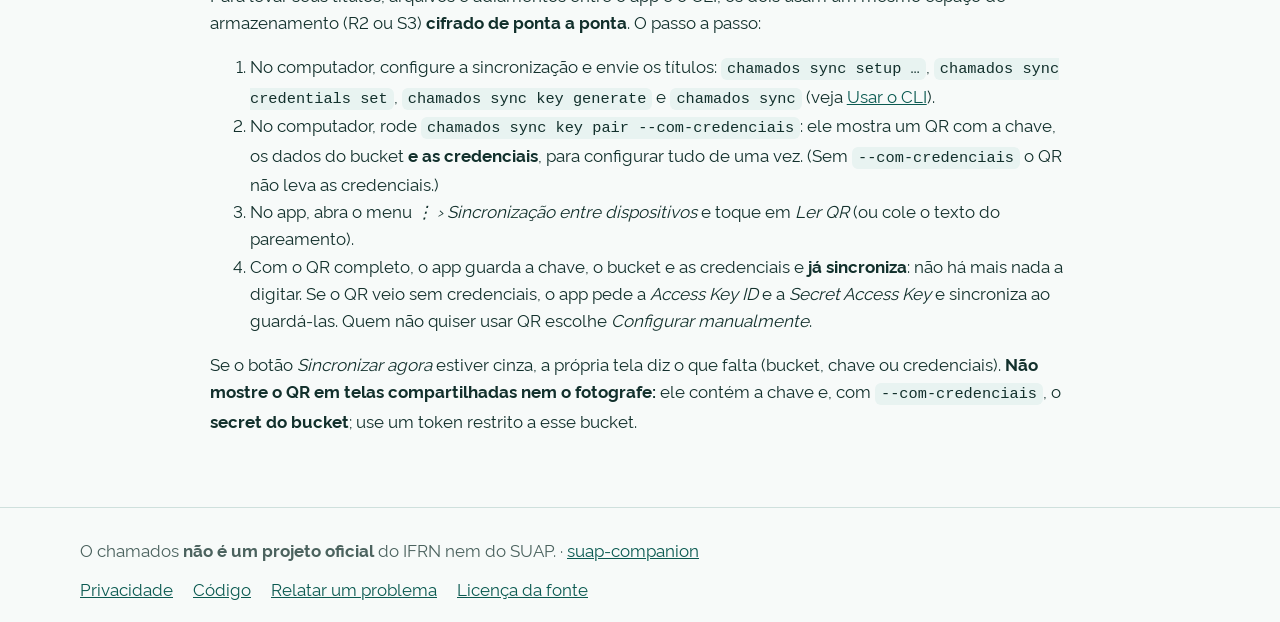
<file: site/usar-app.html>
<!doctype html>
<html lang="pt-BR">
<head>
  <meta charset="utf-8">
  <meta name="viewport" content="width=device-width, initial-scale=1">
  <title>Usar o app · chamados</title>
  <meta name="description" content="Guia do app chamados por tarefa: lista, abrir chamado, arquivar, adiar, seleção em lote, avisos e mais.">
  <meta name="theme-color" content="#11786C">
  <link rel="icon" href="assets/img/icone.svg" type="image/svg+xml">
  <link rel="preload" href="assets/fonts/rawline-400.woff2" as="font" type="font/woff2" crossorigin>
  <link rel="stylesheet" href="assets/style.css">
</head>
<body>
  <a class="skip" href="#conteudo">Ir para o conteúdo</a>
  <header class="top">
    <div class="wrap top-in">
      <a class="brand" href="./" aria-label="chamados, central de ajuda">
        <img src="assets/img/icone.svg" alt="" width="36" height="36"><span>chamados <small>ajuda</small></span>
      </a>
      <form class="search" role="search" onsubmit="return false">
        <label class="sr" for="busca">Buscar na ajuda</label>
        <input id="busca" type="search" placeholder="Buscar na ajuda…" autocomplete="off">
        <ul id="resultados" class="results" hidden></ul>
      </form>
    </div>
    <nav class="wrap menu" aria-label="Principal"><a href="instalar-android.html">Instalar no Android</a><a href="instalar-cli.html">Instalar o CLI</a><a href="usar-app.html" aria-current="page">Usar o app</a><a href="usar-cli.html">Usar o CLI</a><a href="faq.html">Dúvidas</a><a href="suporte.html">Fale conosco</a></nav>
  </header>
  <nav class="crumbs wrap" aria-label="Você está em"><a href="./">Central de ajuda</a> › <span>Usar o app</span></nav>
  <main id="conteudo" class="wrap doc">

    <h1>Usar o app</h1>
    <p class="lead">Um guia por tarefa. Clique no que você quer fazer.</p>
    <ul class="toc">
      <li><a href="#lista">Ver e organizar a lista</a></li>
      <li><a href="#abrir">Abrir um chamado</a></li>
      <li><a href="#detalhe">Ler e atender um chamado</a></li>
      <li><a href="#titulo">Dar um título seu</a></li>
      <li><a href="#arquivar-adiar">Arquivar e adiar</a></li>
      <li><a href="#lote">Selecionar vários chamados</a></li>
      <li><a href="#avisos">Receber avisos</a></li>
      <li><a href="#compartilhar">Compartilhar do celular para um chamado</a></li>
      <li><a href="#perfis">Trocar de conta ou de SUAP</a></li>
      <li><a href="#ia">Escrever com a ajuda da IA</a></li>
      <li><a href="#documentos">Documentos de apoio</a></li>
      <li><a href="#sincronizar">Sincronizar com o computador</a></li>
    </ul>

    <h2 id="lista">Ver e organizar a lista</h2>
    <div class="with-shot">
      <div>
        <p>A tela inicial é <strong>Hoje</strong>: a data, três contadores (<strong>Em atendimento</strong>, <strong>SLA estourado</strong> e <strong>Voltou do adiamento</strong>; toque num deles para abrir a lista já filtrada) e as seções <strong>Voltou hoje</strong>, <strong>Em aberto</strong> e <strong>Resolvidos</strong>. A barra de baixo leva às listas, que são três abas: <strong>Meus</strong> (chamados que você abriu ou em que é interessado), <strong>Suporte</strong> (a fila de atendimento, com busca no texto) e <strong>A fechar</strong> (resolvidos que você pode fechar).</p>
        <p>Abaixo das abas, os filtros <strong>Ativos</strong>, <strong>Adiados</strong> e <strong>Arquivados</strong> mostram quantos chamados há em cada um. Na aba <strong>Suporte</strong> há ainda o filtro <strong>Atribuídos a mim</strong>, que mostra só os chamados atribuídos a você (o SUAP faz o recorte) e combina com Ativos, Adiados e Arquivados. Ao rolar até o fim, o app carrega mais chamados. Puxe a lista para baixo para atualizar.</p>
      </div>
      <figure class="phone"><img src="assets/img/app-lista.webp" alt="Lista de chamados com abas e selos de quantidade" width="270" height="600" loading="lazy"></figure>
    </div>

    <h2 id="abrir">Abrir um chamado</h2>
    <p>Toque no botão <strong>+</strong> da lista, siga os três passos. No primeiro, escolha o serviço pelo nome (ele vem com o padrão do perfil e os recentes; se você já sabe o número, pode digitar) e confira o campus e o centro de atendimento; depois escolha o interessado (você mesmo, um recente ou alguém buscado por matrícula ou nome) e, no terceiro passo, o título (só no seu aparelho), a descrição (o botão <strong>Sugerir com IA</strong> ajuda a escrever), os campos que o serviço pedir e até 3 anexos (foto da câmera ou arquivo). Depois do primeiro chamado, o <strong>+</strong> já abre direto no terceiro passo, com o serviço e o interessado de antes (toque neles para trocar); dá para desligar esse atalho em <em>Configurações</em>. Escolha também se quer enviar a cópia por e-mail e se o app deve só abrir o chamado, assumir ou assumir e iniciar o atendimento. A lista de serviços é guardada no aparelho e só é lida de novo quando você toca em <strong>Atualizar catálogo</strong>. O SUAP só aceita arquivos <code>xlsx</code>, <code>xls</code>, <code>csv</code>, <code>docx</code>, <code>doc</code>, <code>pdf</code>, <code>jpg</code>, <code>jpeg</code> e <code>png</code>.</p>

    <h2 id="detalhe">Ler e atender um chamado</h2>
    <p>Toque num chamado para abrir. No alto estão o título, a situação e três menus:</p>
    <ul>
      <li><strong>Ações:</strong> o que cabe na situação atual (assumir, iniciar atendimento, comentar, nota interna, anexar arquivo, resolver, suspender, cancelar, reabrir, fechar e avaliar). Cada ação pede confirmação antes de enviar.</li>
      <li><strong>Gestão:</strong> atribuir a outro atendente, escalar, devolver, reclassificar, e adicionar ou remover tags e interessados.</li>
      <li><strong>Mais:</strong> o que é só seu: arquivar, adiar e exportar o chamado em ZIP.</li>
    </ul>
    <p>Mais abaixo, a linha do tempo tem quatro abas: <strong>Tudo</strong>, <strong>Comentários</strong>, <strong>Notas internas</strong> (só para a equipe de atendimento) e <strong>Anexos</strong>. O botão acima das mensagens troca a ordem (mais novos ou mais antigos primeiro) e o app lembra a sua escolha. Toque num anexo para baixar e abrir.</p>

    <h2 id="titulo">Dar um título seu</h2>
    <p>O SUAP não tem título de chamado, mas o app tem. Toque no lápis ao lado do título do chamado, escreva e salve. O título aparece na lista e fica <strong>só com você</strong> (e no seu outro aparelho, se sincronizar). Para tirar, apague o texto e remova.</p>

    <h2 id="arquivar-adiar">Arquivar e adiar</h2>
    <div class="with-shot">
      <div>
        <p>No menu <strong>Mais</strong> do chamado:</p>
        <ul>
          <li><strong>Arquivar</strong> tira o chamado das listas e dos avisos. Ele continua no SUAP; você o vê no filtro Arquivados e pode desarquivar quando quiser.</li>
          <li><strong>Adiar</strong> esconde o chamado até a hora escolhida (mais tarde, amanhã, fim de semana, próxima semana ou uma data e hora). Nessa hora ele volta ao topo, marcado com ↩, e o app avisa.</li>
        </ul>
        <p>Nada disso muda nada no SUAP: é só a sua organização.</p>
      </div>
      <figure class="phone"><img src="assets/img/app-adiar.webp" alt="Escolha de quando o chamado volta" width="270" height="600" loading="lazy"></figure>
    </div>

    <h2 id="lote">Selecionar vários chamados</h2>
    <div class="with-shot">
      <div>
        <p>Na lista, <strong>toque e segure</strong> um chamado para começar a selecionar. Toque nos outros para marcar ou desmarcar, ou use <em>Selecionar tudo</em>. A barra no alto oferece: <strong>Arquivar</strong> (ou Desarquivar), <strong>Adiar</strong>, <strong>Comentar</strong>, <strong>Nota interna</strong> e <strong>Tags</strong>, para todos de uma vez.</p>
        <p>No fim, um resumo mostra quantos deram certo e por que algum falhou; só os que falharam continuam selecionados, para você tentar de novo.</p>
      </div>
      <figure class="phone"><img src="assets/img/app-lote.webp" alt="Chamados selecionados e as ações em lote" width="270" height="600" loading="lazy"></figure>
    </div>

    <h2 id="avisos">Receber avisos</h2>
    <p>Em <em>Configurações › Acompanhamento</em>, escolha a lista (Meus ou Suporte) e de quanto em quanto tempo o app confere (15, 30, 60 ou 120 minutos); você pode incluir as mensagens novas. Cada mudança vira uma notificação. O app também avisa quando um chamado adiado volta e quando a sessão expirou. Na tela bloqueada, o conteúdo do chamado não aparece.</p>
    <p class="callout">O Android pode atrasar os avisos para poupar bateria. Veja <a href="faq.html#avisos">“Os avisos não chegam”</a>.</p>

    <h2 id="compartilhar">Compartilhar do celular para um chamado</h2>
    <p>Em qualquer app (galeria, arquivos, navegador, mensagens), use <strong>Compartilhar › Chamados</strong> com um texto ou arquivos. O app <strong>sempre pergunta</strong> o que fazer (criar chamado, anexar, comentar, nota interna, resolver, cancelar, reabrir ou suspender) e em qual chamado, mostra um resumo e só envia depois da sua confirmação. Arquivos de tipos que o SUAP não aceita aparecem riscados, com o motivo.</p>

    <h2 id="perfis">Trocar de conta ou de SUAP</h2>
    <p>Toque na sua foto (canto superior direito). O menu mostra seu nome, sua matrícula e os perfis. Escolha outro perfil para trocar, ou <em>Cadastrar novo perfil</em> para usar outro endereço do SUAP. Cada perfil tem sessão e dados próprios; trocar não apaga nada. <em>Sair</em> esquece a sessão do perfil.</p>

    <h2 id="ia">Escrever com a ajuda da IA</h2>
    <p>Nos diálogos de texto (comentário, nota interna, resolver, suspender, cancelar, reabrir, fechar e avaliar, escalar e devolver, e o título) há o botão <strong>Sugerir com IA</strong>. A IA do próprio aparelho lê o chamado aberto e escreve um rascunho; se você já digitou algumas palavras no campo, ela parte delas. Depois do rascunho, use <strong>Mais curto</strong>, <strong>Mais formal</strong> ou <strong>Refazer</strong>, e edite como quiser.</p>
    <ul>
      <li><strong>Nada é enviado sem a sua confirmação:</strong> o texto só vai ao SUAP quando você toca em <em>Enviar</em>. Revise sempre: a IA pode errar.</li>
      <li><strong>Fica no aparelho:</strong> o chamado não sai do celular para gerar o texto.</li>
      <li><strong>Notas internas não vazam:</strong> elas só são lidas pela IA quando o texto também é interno (nota interna, escalar, devolver); nunca num comentário, resolução ou fechamento.</li>
      <li><strong>Sem IA no aparelho?</strong> O app coloca um modelo pronto, com <code>[preencher]</code> onde falta informação, para você completar.</li>
    </ul>
    <p class="callout">A IA usa o Gemini Nano pelo app AICore do Google, que só existe em aparelhos compatíveis. Veja <a href="faq.html#ia">“A IA não aparece”</a>.</p>

    <h2 id="documentos">Documentos de apoio</h2>
    <p>No menu ⋮ (ou em <em>Configurações › Assistente de IA</em>), abra <strong>Documentos de apoio</strong> e importe <strong>PDF, TXT ou Markdown</strong>: procedimentos, modelos de resposta, perguntas frequentes. Ao tocar em <strong>Sugerir com IA</strong>, o app procura nesses documentos os trechos mais úteis para o chamado e os usa como apoio, <strong>citando o arquivo e a página</strong>; a tela mostra “Documentos de apoio considerados”.</p>
    <ul>
      <li>A indexação é feita em segundo plano, com progresso. Você pode <em>Pausar</em> (ela continua de onde parou), <em>Reindexar</em> ou <em>Remover</em> (apaga o arquivo e tudo o que foi indexado).</li>
      <li><strong>PDF digitalizado</strong> (só imagem) não tem texto e o app não faz OCR; PDF protegido por senha não é lido; o limite é de 50 MB e 500 páginas por documento.</li>
      <li><strong>Privacidade:</strong> os documentos ficam só no aparelho, em pasta privada do app e fora do backup; nunca vão ao SUAP, à sincronização nem à internet.</li>
    </ul>

    <h2 id="sincronizar">Sincronizar com o computador</h2>
    <p>Para levar seus títulos, arquivos e adiamentos entre o app e o CLI, os dois usam um mesmo espaço de armazenamento (R2 ou S3) <strong>cifrado de ponta a ponta</strong>. O passo a passo:</p>
    <ol>
      <li>No computador, configure a sincronização e envie os títulos: <code>chamados sync setup …</code>, <code>chamados sync credentials set</code>, <code>chamados sync key generate</code> e <code>chamados sync</code> (veja <a href="usar-cli.html">Usar o CLI</a>).</li>
      <li>No computador, rode <code>chamados sync key pair --com-credenciais</code>: ele mostra um QR com a chave, os dados do bucket <strong>e as credenciais</strong>, para configurar tudo de uma vez. (Sem <code>--com-credenciais</code> o QR não leva as credenciais.)</li>
      <li>No app, abra o menu <em>⋮ › Sincronização entre dispositivos</em> e toque em <em>Ler QR</em> (ou cole o texto do pareamento).</li>
      <li>Com o QR completo, o app guarda a chave, o bucket e as credenciais e <strong>já sincroniza</strong>: não há mais nada a digitar. Se o QR veio sem credenciais, o app pede a <em>Access Key ID</em> e a <em>Secret Access Key</em> e sincroniza ao guardá-las. Quem não quiser usar QR escolhe <em>Configurar manualmente</em>.</li>
    </ol>
    <p>Se o botão <em>Sincronizar agora</em> estiver cinza, a própria tela diz o que falta (bucket, chave ou credenciais). <strong>Não mostre o QR em telas compartilhadas nem o fotografe:</strong> ele contém a chave e, com <code>--com-credenciais</code>, o <strong>secret do bucket</strong>; use um token restrito a esse bucket.</p>

  </main>
  <footer class="foot">
    <div class="wrap foot-in">
      <p>O chamados <strong>não é um projeto oficial</strong> do IFRN nem do SUAP. · <a href="https://suap-companion.github.io/">suap-companion</a></p>
      <nav aria-label="Rodapé">
        <a href="privacidade.html">Privacidade</a>
        <a href="https://github.com/suap-companion/chamados">Código</a>
        <a href="https://github.com/suap-companion/chamados/issues">Relatar um problema</a>
        <a href="assets/fonts/Rawline-OFL.txt">Licença da fonte</a>
      </nav>
    </div>
  </footer>
  <script src="assets/site.js" defer></script>
</body>
</html>
</file>
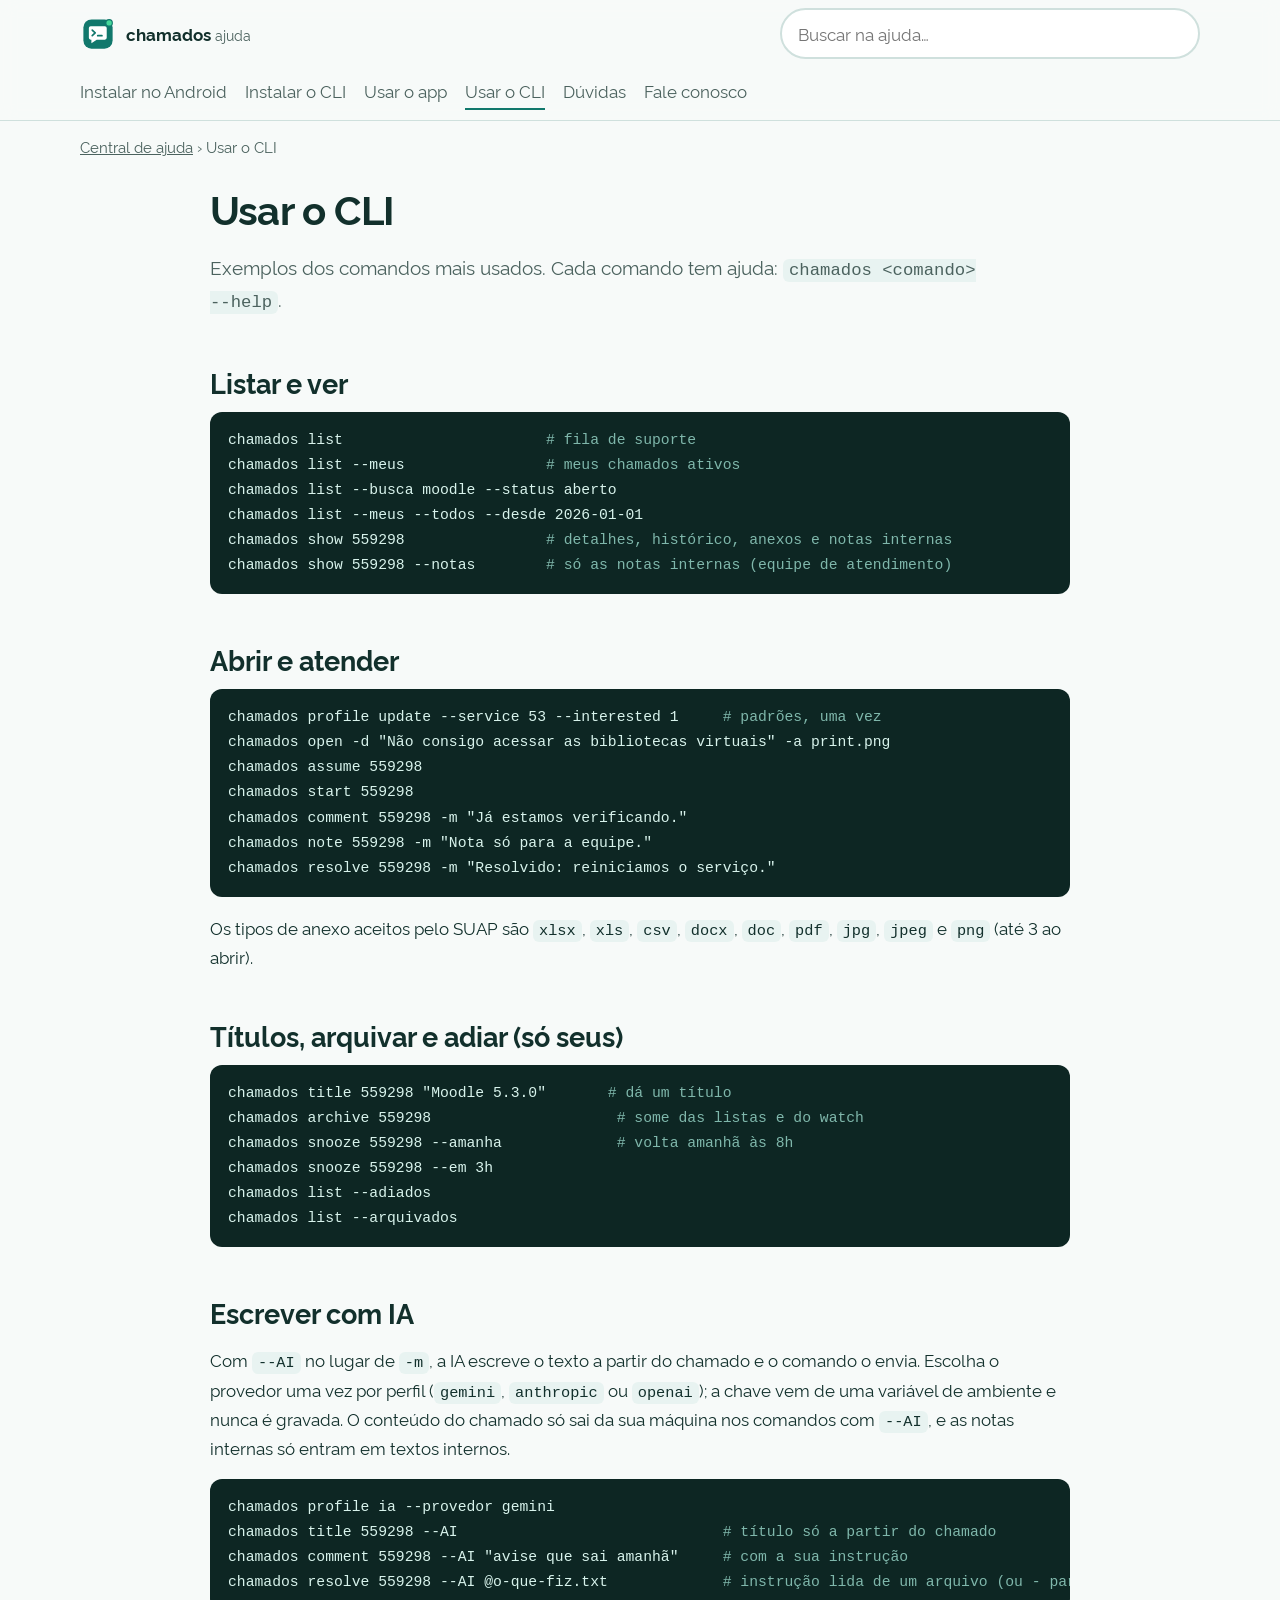
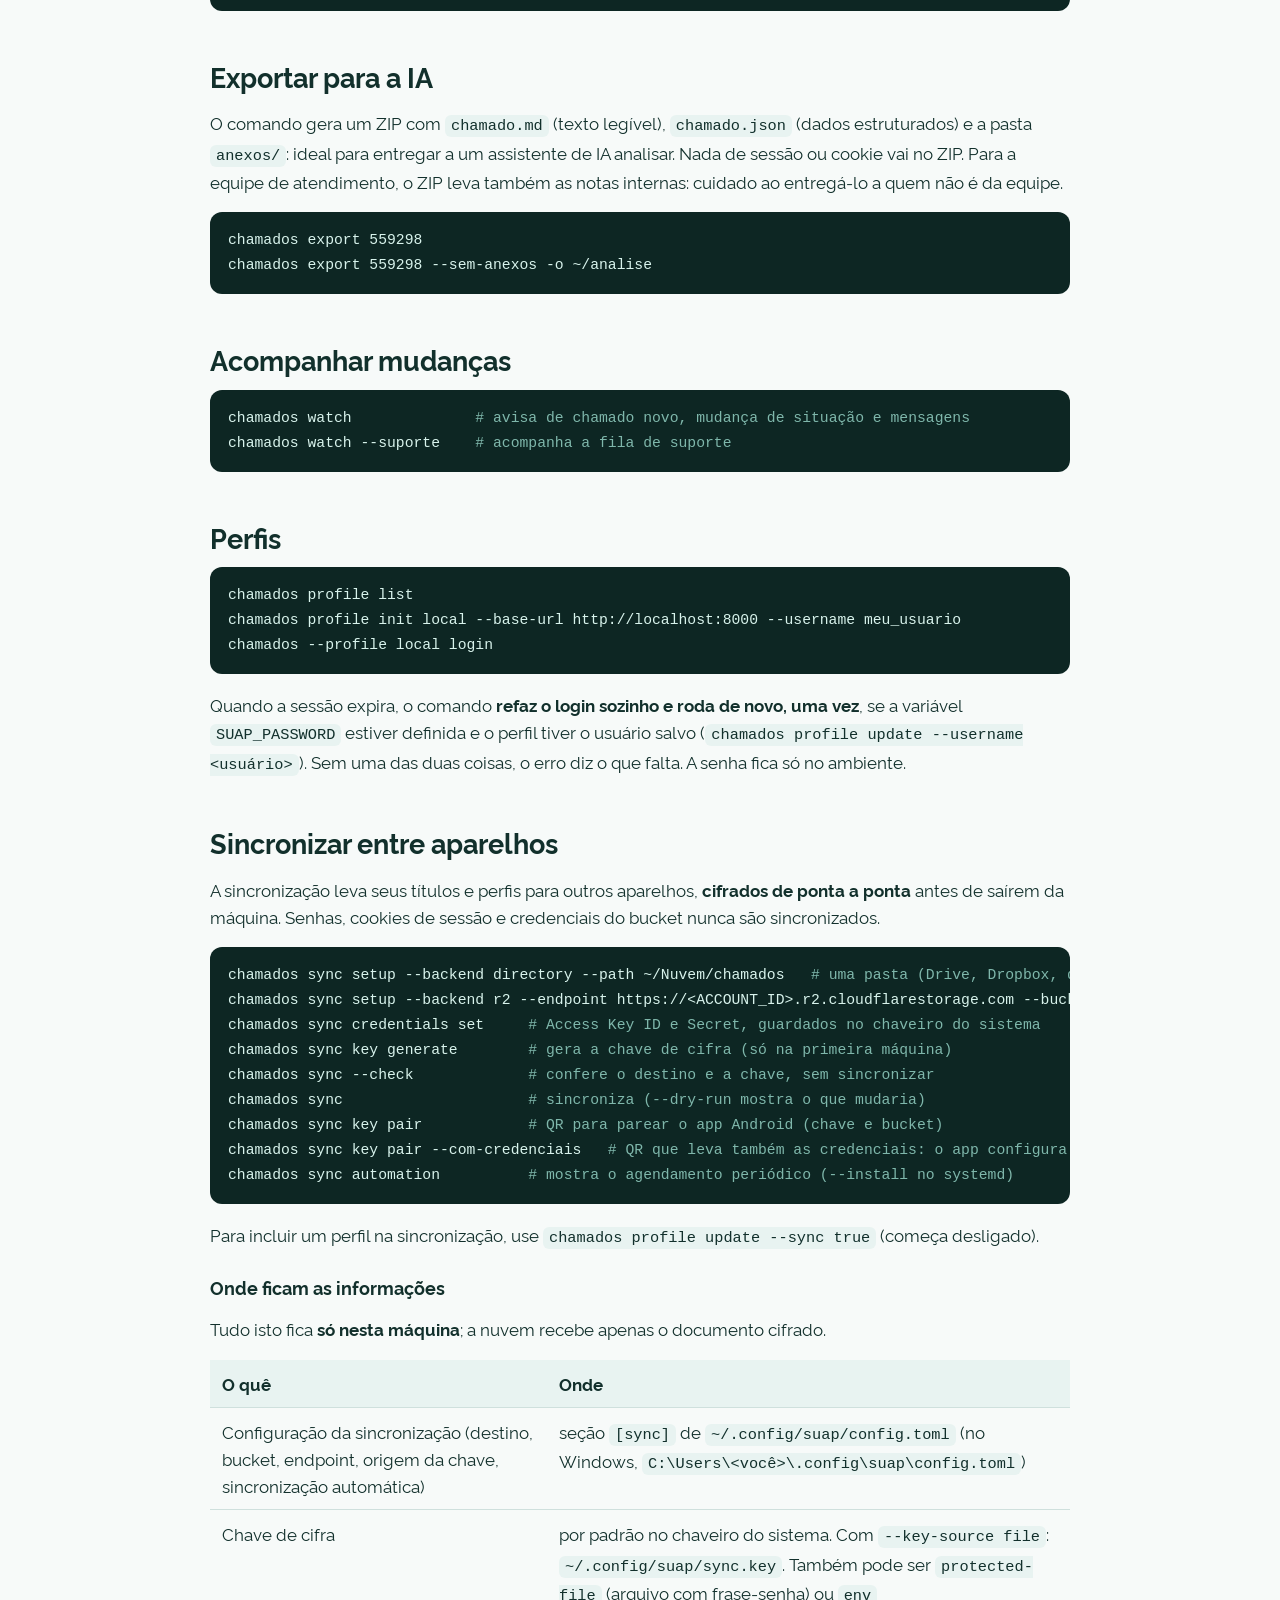
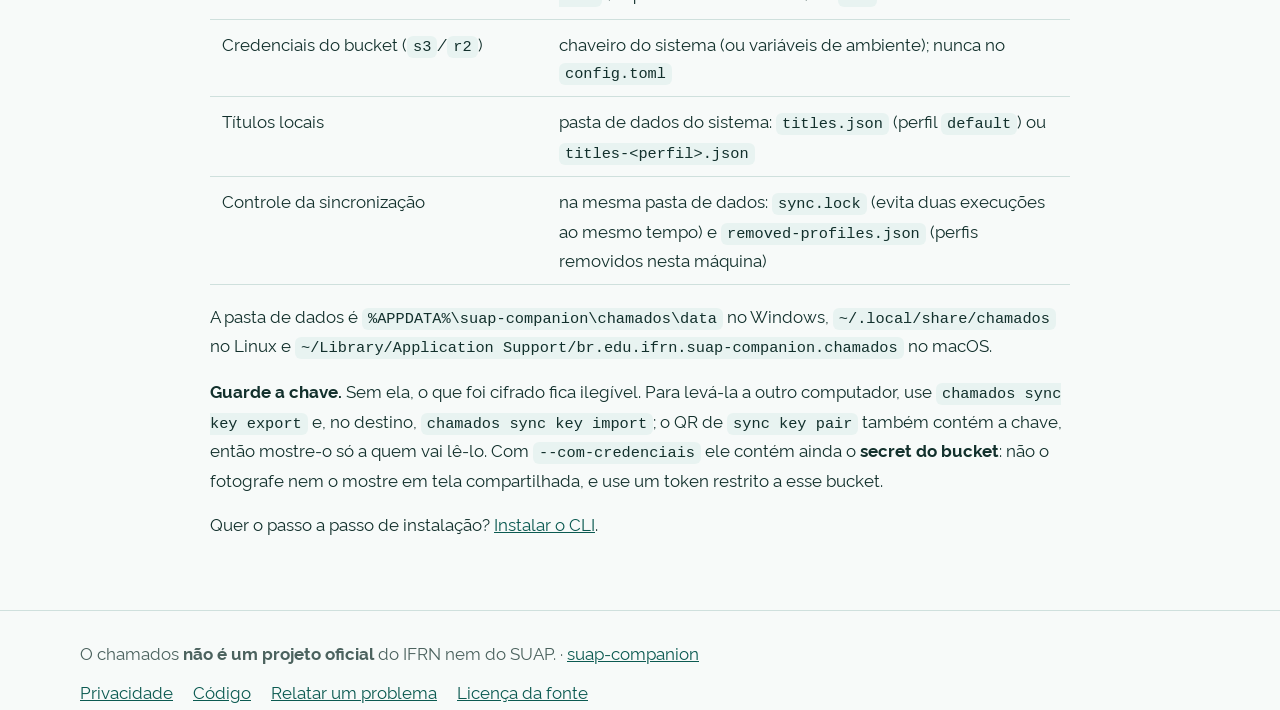
<file: site/usar-cli.html>
<!doctype html>
<html lang="pt-BR">
<head>
  <meta charset="utf-8">
  <meta name="viewport" content="width=device-width, initial-scale=1">
  <title>Usar o CLI · chamados</title>
  <meta name="description" content="Guia do chamados no terminal: listar, atender, títulos, arquivar, adiar, exportar para IA e acompanhar mudanças.">
  <meta name="theme-color" content="#11786C">
  <link rel="icon" href="assets/img/icone.svg" type="image/svg+xml">
  <link rel="preload" href="assets/fonts/rawline-400.woff2" as="font" type="font/woff2" crossorigin>
  <link rel="stylesheet" href="assets/style.css">
</head>
<body>
  <a class="skip" href="#conteudo">Ir para o conteúdo</a>
  <header class="top">
    <div class="wrap top-in">
      <a class="brand" href="./" aria-label="chamados, central de ajuda">
        <img src="assets/img/icone.svg" alt="" width="36" height="36"><span>chamados <small>ajuda</small></span>
      </a>
      <form class="search" role="search" onsubmit="return false">
        <label class="sr" for="busca">Buscar na ajuda</label>
        <input id="busca" type="search" placeholder="Buscar na ajuda…" autocomplete="off">
        <ul id="resultados" class="results" hidden></ul>
      </form>
    </div>
    <nav class="wrap menu" aria-label="Principal"><a href="instalar-android.html">Instalar no Android</a><a href="instalar-cli.html">Instalar o CLI</a><a href="usar-app.html">Usar o app</a><a href="usar-cli.html" aria-current="page">Usar o CLI</a><a href="faq.html">Dúvidas</a><a href="suporte.html">Fale conosco</a></nav>
  </header>
  <nav class="crumbs wrap" aria-label="Você está em"><a href="./">Central de ajuda</a> › <span>Usar o CLI</span></nav>
  <main id="conteudo" class="wrap doc">

    <h1>Usar o CLI</h1>
    <p class="lead">Exemplos dos comandos mais usados. Cada comando tem ajuda: <code>chamados &lt;comando&gt; --help</code>.</p>

    <h2>Listar e ver</h2>
<pre class="term">chamados list                       <span class="c"># fila de suporte</span>
chamados list --meus                <span class="c"># meus chamados ativos</span>
chamados list --busca moodle --status aberto
chamados list --meus --todos --desde 2026-01-01
chamados show 559298                <span class="c"># detalhes, histórico, anexos e notas internas</span>
chamados show 559298 --notas        <span class="c"># só as notas internas (equipe de atendimento)</span></pre>

    <h2>Abrir e atender</h2>
<pre class="term">chamados profile update --service 53 --interested 1     <span class="c"># padrões, uma vez</span>
chamados open -d "Não consigo acessar as bibliotecas virtuais" -a print.png
chamados assume 559298
chamados start 559298
chamados comment 559298 -m "Já estamos verificando."
chamados note 559298 -m "Nota só para a equipe."
chamados resolve 559298 -m "Resolvido: reiniciamos o serviço."</pre>
    <p>Os tipos de anexo aceitos pelo SUAP são <code>xlsx</code>, <code>xls</code>, <code>csv</code>, <code>docx</code>, <code>doc</code>, <code>pdf</code>, <code>jpg</code>, <code>jpeg</code> e <code>png</code> (até 3 ao abrir).</p>

    <h2>Títulos, arquivar e adiar (só seus)</h2>
<pre class="term">chamados title 559298 "Moodle 5.3.0"       <span class="c"># dá um título</span>
chamados archive 559298                     <span class="c"># some das listas e do watch</span>
chamados snooze 559298 --amanha             <span class="c"># volta amanhã às 8h</span>
chamados snooze 559298 --em 3h
chamados list --adiados
chamados list --arquivados</pre>

    <h2>Escrever com IA</h2>
    <p>Com <code>--AI</code> no lugar de <code>-m</code>, a IA escreve o texto a partir do chamado e o comando o envia. Escolha o provedor uma vez por perfil (<code>gemini</code>, <code>anthropic</code> ou <code>openai</code>); a chave vem de uma variável de ambiente e nunca é gravada. O conteúdo do chamado só sai da sua máquina nos comandos com <code>--AI</code>, e as notas internas só entram em textos internos.</p>
<pre class="term">chamados profile ia --provedor gemini
chamados title 559298 --AI                              <span class="c"># título só a partir do chamado</span>
chamados comment 559298 --AI "avise que sai amanhã"     <span class="c"># com a sua instrução</span>
chamados resolve 559298 --AI @o-que-fiz.txt             <span class="c"># instrução lida de um arquivo (ou - para a entrada padrão)</span></pre>

    <h2>Exportar para a IA</h2>
    <p>O comando gera um ZIP com <code>chamado.md</code> (texto legível), <code>chamado.json</code> (dados estruturados) e a pasta <code>anexos/</code>: ideal para entregar a um assistente de IA analisar. Nada de sessão ou cookie vai no ZIP. Para a equipe de atendimento, o ZIP leva também as notas internas: cuidado ao entregá-lo a quem não é da equipe.</p>
<pre class="term">chamados export 559298
chamados export 559298 --sem-anexos -o ~/analise</pre>

    <h2>Acompanhar mudanças</h2>
<pre class="term">chamados watch              <span class="c"># avisa de chamado novo, mudança de situação e mensagens</span>
chamados watch --suporte    <span class="c"># acompanha a fila de suporte</span></pre>

    <h2>Perfis</h2>
<pre class="term">chamados profile list
chamados profile init local --base-url http://localhost:8000 --username meu_usuario
chamados --profile local login</pre>
    <p>Quando a sessão expira, o comando <strong>refaz o login sozinho e roda de novo, uma vez</strong>, se a variável <code>SUAP_PASSWORD</code> estiver definida e o perfil tiver o usuário salvo (<code>chamados profile update --username &lt;usuário&gt;</code>). Sem uma das duas coisas, o erro diz o que falta. A senha fica só no ambiente.</p>

    <h2 id="sincronizar">Sincronizar entre aparelhos</h2>
    <p>A sincronização leva seus títulos e perfis para outros aparelhos, <strong>cifrados de ponta a ponta</strong> antes de saírem da máquina. Senhas, cookies de sessão e credenciais do bucket nunca são sincronizados.</p>
<pre class="term">chamados sync setup --backend directory --path ~/Nuvem/chamados   <span class="c"># uma pasta (Drive, Dropbox, disco de rede)</span>
chamados sync setup --backend r2 --endpoint https://&lt;ACCOUNT_ID&gt;.r2.cloudflarestorage.com --bucket meu-bucket
chamados sync credentials set     <span class="c"># Access Key ID e Secret, guardados no chaveiro do sistema</span>
chamados sync key generate        <span class="c"># gera a chave de cifra (só na primeira máquina)</span>
chamados sync --check             <span class="c"># confere o destino e a chave, sem sincronizar</span>
chamados sync                     <span class="c"># sincroniza (--dry-run mostra o que mudaria)</span>
chamados sync key pair            <span class="c"># QR para parear o app Android (chave e bucket)</span>
chamados sync key pair --com-credenciais   <span class="c"># QR que leva também as credenciais: o app configura tudo e sincroniza</span>
chamados sync automation          <span class="c"># mostra o agendamento periódico (--install no systemd)</span></pre>
    <p>Para incluir um perfil na sincronização, use <code>chamados profile update --sync true</code> (começa desligado).</p>

    <h3>Onde ficam as informações</h3>
    <p>Tudo isto fica <strong>só nesta máquina</strong>; a nuvem recebe apenas o documento cifrado.</p>
    <table>
      <thead><tr><th>O quê</th><th>Onde</th></tr></thead>
      <tbody>
        <tr><td>Configuração da sincronização (destino, bucket, endpoint, origem da chave, sincronização automática)</td><td>seção <code>[sync]</code> de <code>~/.config/suap/config.toml</code> (no Windows, <code>C:\Users\&lt;você&gt;\.config\suap\config.toml</code>)</td></tr>
        <tr><td>Chave de cifra</td><td>por padrão no chaveiro do sistema. Com <code>--key-source file</code>: <code>~/.config/suap/sync.key</code>. Também pode ser <code>protected-file</code> (arquivo com frase-senha) ou <code>env</code></td></tr>
        <tr><td>Credenciais do bucket (<code>s3</code>/<code>r2</code>)</td><td>chaveiro do sistema (ou variáveis de ambiente); nunca no <code>config.toml</code></td></tr>
        <tr><td>Títulos locais</td><td>pasta de dados do sistema: <code>titles.json</code> (perfil <code>default</code>) ou <code>titles-&lt;perfil&gt;.json</code></td></tr>
        <tr><td>Controle da sincronização</td><td>na mesma pasta de dados: <code>sync.lock</code> (evita duas execuções ao mesmo tempo) e <code>removed-profiles.json</code> (perfis removidos nesta máquina)</td></tr>
      </tbody>
    </table>
    <p>A pasta de dados é <code>%APPDATA%\suap-companion\chamados\data</code> no Windows, <code>~/.local/share/chamados</code> no Linux e <code>~/Library/Application Support/br.edu.ifrn.suap-companion.chamados</code> no macOS.</p>
    <p><strong>Guarde a chave.</strong> Sem ela, o que foi cifrado fica ilegível. Para levá-la a outro computador, use <code>chamados sync key export</code> e, no destino, <code>chamados sync key import</code>; o QR de <code>sync key pair</code> também contém a chave, então mostre-o só a quem vai lê-lo. Com <code>--com-credenciais</code> ele contém ainda o <strong>secret do bucket</strong>: não o fotografe nem o mostre em tela compartilhada, e use um token restrito a esse bucket.</p>

    <p>Quer o passo a passo de instalação? <a href="instalar-cli.html">Instalar o CLI</a>.</p>

  </main>
  <footer class="foot">
    <div class="wrap foot-in">
      <p>O chamados <strong>não é um projeto oficial</strong> do IFRN nem do SUAP. · <a href="https://suap-companion.github.io/">suap-companion</a></p>
      <nav aria-label="Rodapé">
        <a href="privacidade.html">Privacidade</a>
        <a href="https://github.com/suap-companion/chamados">Código</a>
        <a href="https://github.com/suap-companion/chamados/issues">Relatar um problema</a>
        <a href="assets/fonts/Rawline-OFL.txt">Licença da fonte</a>
      </nav>
    </div>
  </footer>
  <script src="assets/site.js" defer></script>
</body>
</html>
</file>
<file: site/assets/style.css>
/* suap-companion: tokens, claro e escuro. Fonte Rawline (SIL OFL 1.1, assets/fonts/Rawline-OFL.txt). */
@font-face { font-family: "Rawline"; font-weight: 400; font-style: normal; font-display: swap; src: url("fonts/rawline-400.woff2") format("woff2"); }
@font-face { font-family: "Rawline"; font-weight: 600; font-style: normal; font-display: swap; src: url("fonts/rawline-600.woff2") format("woff2"); }
@font-face { font-family: "Rawline"; font-weight: 700; font-style: normal; font-display: swap; src: url("fonts/rawline-700.woff2") format("woff2"); }

:root {
  --brand: #11786c;
  --brand-strong: #0b5a51;
  --mint: #46d89b;
  --bg: #f7faf9;
  --surface: #ffffff;
  --band: #e8f3f1;
  --text: #12302c;
  --muted: #4b625e;
  --line: #cfe0dd;
  --on-brand: #ffffff;
  --code-bg: #0d2623;
  --code-text: #d8f3ec;
  --radius: 16px;
  --shadow: 0 8px 24px rgba(17, 120, 108, .14);
}
@media (prefers-color-scheme: dark) {
  :root:not([data-theme="light"]) {
    --brand: #46d89b;
    --brand-strong: #7be8bc;
    --bg: #0b1a18;
    --surface: #122624;
    --band: #0f2220;
    --text: #e6f4f1;
    --muted: #a3bcb7;
    --line: #234440;
    --on-brand: #06231e;
    --code-bg: #07130f;
    --shadow: 0 8px 24px rgba(0, 0, 0, .45);
  }
}

* { box-sizing: border-box; }
html { scroll-behavior: smooth; }
body {
  margin: 0;
  background: var(--bg);
  color: var(--text);
  font: 400 1.0625rem/1.6 "Rawline", system-ui, -apple-system, "Segoe UI", Roboto, sans-serif;
}
.wrap { width: min(1120px, 100% - 32px); margin-inline: auto; }
.narrow { max-width: 760px; }
h1, h2, h3 { line-height: 1.2; margin: 0 0 .5em; font-weight: 700; }
h1 { font-size: clamp(2rem, 5.5vw, 3.4rem); letter-spacing: -.02em; }
h1 span { color: var(--brand); }
h2 { font-size: clamp(1.5rem, 3.5vw, 2.1rem); }
h3 { font-size: 1.25rem; }
a { color: var(--brand-strong); }
a:focus-visible, .btn:focus-visible, .dl:focus-visible { outline: 3px solid var(--mint); outline-offset: 3px; }
.skip { position: absolute; left: -999px; }
.skip:focus { left: 8px; top: 8px; background: var(--surface); padding: 8px 12px; z-index: 10; }
section { padding-block: 56px; }

/* topo */
.top { position: sticky; top: 0; z-index: 5; background: color-mix(in srgb, var(--bg) 88%, transparent); backdrop-filter: blur(8px); border-bottom: 1px solid var(--line); }
.top-in { display: flex; align-items: center; justify-content: space-between; gap: 16px; min-height: 60px; }
.brand { display: inline-flex; align-items: center; gap: 10px; font-weight: 700; color: var(--text); text-decoration: none; }
.top nav { display: flex; align-items: center; gap: 18px; }
.top nav a:not(.btn) { color: var(--muted); text-decoration: none; }
.top nav a:not(.btn):hover { color: var(--brand-strong); }
@media (max-width: 640px) { .top nav a:not(.btn) { display: none; } }

/* botões */
.btn { display: inline-block; background: var(--brand); color: var(--on-brand); font-weight: 700; text-decoration: none; padding: 12px 24px; border-radius: 999px; border: 2px solid var(--brand); }
.btn:hover { background: var(--brand-strong); border-color: var(--brand-strong); }
.btn.ghost { background: transparent; color: var(--brand-strong); }
.btn.ghost:hover { background: var(--band); }
.btn.small { padding: 6px 16px; }
.cta { display: flex; flex-wrap: wrap; gap: 12px; margin: 24px 0 8px; }

/* herói */
.hero { background: radial-gradient(900px 420px at 85% 0%, color-mix(in srgb, var(--mint) 26%, transparent), transparent 70%), var(--bg); padding-block: 48px 40px; }
.hero-in { display: grid; gap: 32px; align-items: center; grid-template-columns: 1.1fr .9fr; }
@media (max-width: 860px) { .hero-in { grid-template-columns: minmax(0, 1fr); } }
.eyebrow { color: var(--brand-strong); font-weight: 600; text-transform: uppercase; letter-spacing: .06em; font-size: .85rem; margin: 0 0 8px; }
.lead { font-size: 1.2rem; color: var(--muted); max-width: 40ch; }
.lead strong { color: var(--text); }
.note { color: var(--muted); font-size: .95rem; margin: 8px 0 0; }
.hero-shots { display: flex; justify-content: center; gap: 16px; }
.phone { margin: 0; border: 6px solid #10201e; border-radius: 28px; overflow: hidden; background: #10201e; box-shadow: var(--shadow); line-height: 0; }
.phone img { width: 100%; height: auto; display: block; }
.hero-shots .phone { width: min(46%, 240px); }
.hero-shots .p2 { margin-top: 36px; }

/* seções */
.sub { color: var(--muted); max-width: 60ch; margin: 0 0 28px; }
.duo { display: grid; grid-template-columns: repeat(2, minmax(0, 1fr)); gap: 24px; }
@media (max-width: 900px) { .duo { grid-template-columns: minmax(0, 1fr); } }
.card { min-width: 0; background: var(--surface); border: 1px solid var(--line); border-radius: var(--radius); padding: 28px; box-shadow: var(--shadow); display: flex; flex-direction: column; }
.card .cta { margin-top: auto; padding-top: 16px; }
.tag { display: inline-block; align-self: flex-start; background: var(--band); color: var(--brand-strong); font-weight: 700; font-size: .85rem; padding: 4px 12px; border-radius: 999px; margin: 0 0 12px; }
.ticks { list-style: none; padding: 0; margin: 12px 0 20px; display: grid; gap: 10px; }
.ticks li { position: relative; padding-left: 28px; }
.ticks li::before { content: ""; position: absolute; left: 4px; top: .45em; width: 8px; height: 14px; border: solid var(--brand); border-width: 0 3px 3px 0; transform: rotate(40deg); }
.shots { display: grid; grid-template-columns: repeat(3, 1fr); gap: 10px; margin: 4px 0 8px; }
.shots .phone { border-width: 4px; border-radius: 18px; }
code { font-family: ui-monospace, "Cascadia Code", Consolas, monospace; font-size: .9em; background: var(--band); padding: 2px 6px; border-radius: 6px; }
.term { background: var(--code-bg); color: var(--code-text); border-radius: 12px; padding: 16px 18px; font: 400 .92rem/1.7 ui-monospace, "Cascadia Code", Consolas, monospace; overflow-x: auto; margin: 4px 0 8px; }
.term .c { color: #7fb7ab; }

.band { background: var(--band); }
.grid { display: grid; gap: 20px; grid-template-columns: repeat(3, 1fr); margin-top: 24px; }
@media (max-width: 900px) { .grid { grid-template-columns: repeat(2, 1fr); } }
@media (max-width: 560px) { .grid { grid-template-columns: 1fr; } }
.grid article { background: var(--surface); border: 1px solid var(--line); border-radius: var(--radius); padding: 22px; }
.grid h3 { font-size: 1.1rem; }
.grid p { margin: 0; color: var(--muted); }

.downloads { display: grid; gap: 14px; grid-template-columns: repeat(4, 1fr); margin: 20px 0; }
@media (max-width: 860px) { .downloads { grid-template-columns: repeat(2, 1fr); } }
.dl { display: flex; flex-direction: column; gap: 2px; background: var(--surface); border: 2px solid var(--line); border-radius: var(--radius); padding: 18px; text-decoration: none; color: var(--text); }
.dl:hover { border-color: var(--brand); }
.dl-t { font-weight: 700; font-size: 1.15rem; }
.dl-s { color: var(--muted); font-size: .95rem; }

.foot { border-top: 1px solid var(--line); padding-block: 28px; color: var(--muted); }
.foot-in { display: flex; flex-wrap: wrap; justify-content: space-between; gap: 12px 24px; }
.foot p { margin: 0; }
.foot nav { display: flex; flex-wrap: wrap; gap: 8px 20px; }

@media (prefers-reduced-motion: reduce) { html { scroll-behavior: auto; } }

/* ---- central de ajuda ---- */
.sr { position: absolute; width: 1px; height: 1px; overflow: hidden; clip: rect(0 0 0 0); }
.brand small { color: var(--muted); font-weight: 400; }
.top-in { flex-wrap: wrap; padding-block: 8px; }
.search { position: relative; flex: 1 1 260px; max-width: 420px; }
.search input { width: 100%; font: inherit; padding: 10px 16px; border-radius: 999px; border: 2px solid var(--line); background: var(--surface); color: var(--text); }
.search input:focus-visible { outline: 3px solid var(--mint); border-color: var(--brand); }
.results { position: absolute; left: 0; right: 0; top: calc(100% + 6px); z-index: 20; list-style: none; margin: 0; padding: 6px; background: var(--surface); border: 1px solid var(--line); border-radius: 12px; box-shadow: var(--shadow); }
.results li { padding: 8px 12px; }
.results a { display: block; text-decoration: none; }
.results li:hover { background: var(--band); border-radius: 8px; }
.menu { display: flex; flex-wrap: wrap; gap: 4px 18px; padding-block: 6px 10px; }
.menu a { color: var(--muted); text-decoration: none; padding: 4px 0; border-bottom: 2px solid transparent; }
.menu a:hover, .menu a[aria-current="page"] { color: var(--brand-strong); border-bottom-color: var(--brand); }
.crumbs { padding-block: 14px 0; color: var(--muted); font-size: .95rem; }
.crumbs a { color: var(--muted); }
.doc { padding-block: 24px 56px; max-width: 860px; }
.doc h1 { font-size: clamp(1.8rem, 4vw, 2.5rem); }
.doc h2 { margin-top: 1.8em; font-size: clamp(1.3rem, 3vw, 1.7rem); }
.doc .lead { color: var(--muted); max-width: 60ch; }
.doc h3 { margin-top: 1.4em; font-size: 1.15rem; }
.doc table { width: 100%; border-collapse: collapse; margin: 12px 0; }
.doc th, .doc td { text-align: left; vertical-align: top; padding: 10px 12px; border-bottom: 1px solid var(--line); overflow-wrap: anywhere; }
.doc th { background: var(--band); }
.hero-help { padding-block: 24px 8px; }
.steps { list-style: none; counter-reset: s; padding: 0; margin: 16px 0 24px; display: grid; gap: 14px; }
.steps li { counter-increment: s; position: relative; padding: 14px 16px 14px 62px; background: var(--surface); border: 1px solid var(--line); border-radius: var(--radius); }
.steps li::before { content: counter(s); position: absolute; left: 16px; top: 12px; width: 32px; height: 32px; border-radius: 50%; background: var(--brand); color: var(--on-brand); font-weight: 700; display: grid; place-items: center; }
.callout { background: var(--band); border-left: 4px solid var(--brand); border-radius: 8px; padding: 14px 16px; margin: 20px 0; }
.cards { display: grid; gap: 16px; grid-template-columns: repeat(2, minmax(0, 1fr)); }
@media (max-width: 640px) { .cards { grid-template-columns: minmax(0, 1fr); } }
.tile { display: block; text-decoration: none; color: var(--text); background: var(--surface); border: 1px solid var(--line); border-radius: var(--radius); padding: 20px; }
.tile:hover { border-color: var(--brand); box-shadow: var(--shadow); }
.tile h3 { margin: 0 0 6px; color: var(--brand-strong); }
.tile p { margin: 0; color: var(--muted); }
.toc { columns: 2; padding-left: 20px; }
@media (max-width: 640px) { .toc { columns: 1; } }
.with-shot { display: grid; grid-template-columns: minmax(0, 1fr) 220px; gap: 24px; align-items: start; }
@media (max-width: 640px) { .with-shot { grid-template-columns: minmax(0, 1fr); } .with-shot .phone { max-width: 240px; } }
.doc .downloads { grid-template-columns: repeat(4, 1fr); }
@media (max-width: 760px) { .doc .downloads { grid-template-columns: repeat(2, 1fr); } }
.wrapcode { overflow-wrap: anywhere; }
details { background: var(--surface); border: 1px solid var(--line); border-radius: 12px; padding: 4px 16px; margin: 10px 0; }
summary { cursor: pointer; font-weight: 600; padding: 10px 0; }
summary:focus-visible { outline: 3px solid var(--mint); outline-offset: 2px; }
details[open] summary { border-bottom: 1px solid var(--line); margin-bottom: 8px; }
.releases { list-style: none; padding: 0; display: grid; gap: 12px; }
.releases li { background: var(--surface); border: 1px solid var(--line); border-radius: 12px; padding: 12px 16px; }
.releases p { margin: 4px 0 0; color: var(--muted); }
.doc pre.term { margin: 12px 0 16px; }
.doc section { padding-block: 12px; }
</file>
